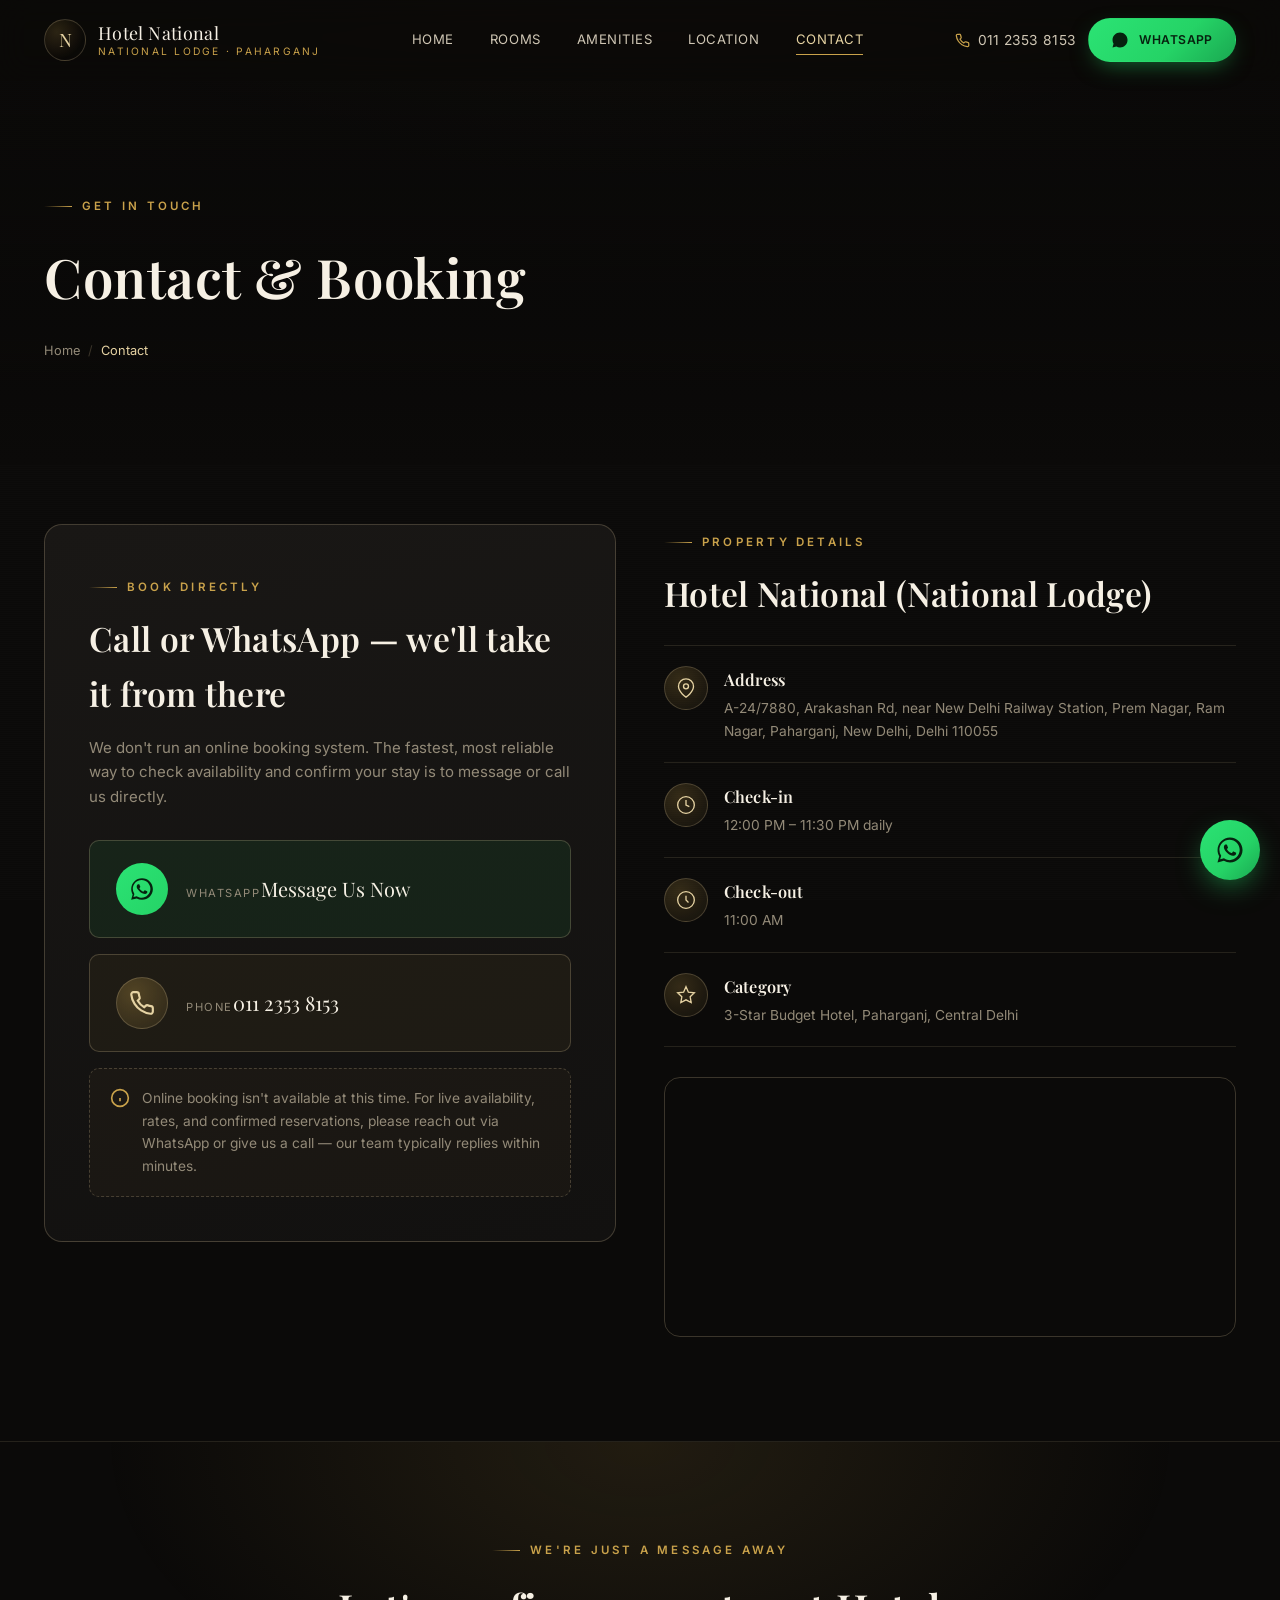
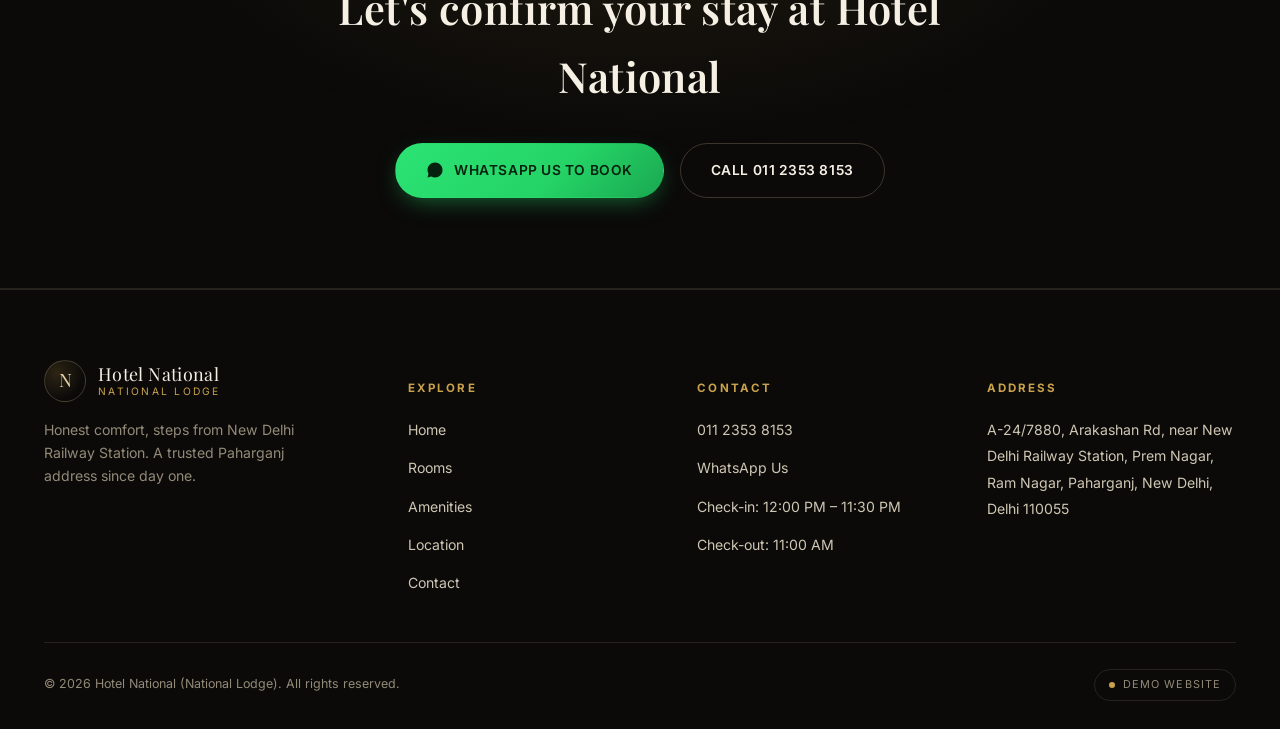
<file: contact.html>
<!DOCTYPE html>
<html lang="en">
<head>
<meta charset="UTF-8">
<meta name="viewport" content="width=device-width, initial-scale=1.0">
<title>Contact &amp; Booking — Hotel National (National Lodge), Paharganj</title>
<meta name="description" content="Book your stay at Hotel National directly via WhatsApp or phone. No online booking forms — fast, personal confirmation on 011 2353 8153.">
<link rel="icon" href="data:image/svg+xml,<svg xmlns=%22http://www.w3.org/2000/svg%22 viewBox=%220 0 100 100%22><text y=%22.9em%22 font-size=%2290%22 fill=%22%23c9a24b%22>N</text></svg>">
<link rel="preconnect" href="https://fonts.googleapis.com">
<link rel="preconnect" href="https://fonts.gstatic.com" crossorigin>
<link href="https://fonts.googleapis.com/css2?family=Playfair+Display:wght@500;600;700;800&family=Inter:wght@400;500;600;700&display=swap" rel="stylesheet">
<link rel="stylesheet" href="assets/style.css">
</head>
<body>

<header class="site">
  <div class="container nav-row">
    <a href="index.html" class="brand">
      <span class="brand-mark">N</span>
      <span class="brand-text">
        <span class="name">Hotel National</span>
        <span class="sub">National Lodge · Paharganj</span>
      </span>
    </a>
    <nav class="main-links">
      <a href="index.html">Home</a>
      <a href="rooms.html">Rooms</a>
      <a href="amenities.html">Amenities</a>
      <a href="location.html">Location</a>
      <a href="contact.html" class="active">Contact</a>
    </nav>
    <div class="header-cta">
      <a href="tel:01123538153" class="call-link">
        <svg viewBox="0 0 24 24" fill="none" stroke="currentColor" stroke-width="2"><path d="M22 16.92v3a2 2 0 0 1-2.18 2 19.79 19.79 0 0 1-8.63-3.07 19.5 19.5 0 0 1-6-6 19.79 19.79 0 0 1-3.07-8.67A2 2 0 0 1 4.11 2h3a2 2 0 0 1 2 1.72c.127.96.361 1.903.7 2.81a2 2 0 0 1-.45 2.11L8.09 9.91a16 16 0 0 0 6 6l1.27-1.27a2 2 0 0 1 2.11-.45c.907.339 1.85.573 2.81.7A2 2 0 0 1 22 16.92z"/></svg>
        011 2353 8153
      </a>
      <a href="https://wa.me/911123538153?text=Hi%2C%20I%27d%20like%20to%20book%20a%20room%20at%20Hotel%20National" target="_blank" rel="noopener" class="btn btn-whatsapp btn-sm">
        <svg viewBox="0 0 24 24" fill="currentColor"><path d="M12.04 2c-5.52 0-10 4.48-10 10 0 1.77.46 3.5 1.33 5.02L2 22l5.1-1.34A9.96 9.96 0 0 0 12.04 22c5.52 0 10-4.48 10-10s-4.48-10-10-10z"/></svg>
        WhatsApp
      </a>
    </div>
    <button class="menu-toggle" aria-label="Open menu">
      <svg viewBox="0 0 24 24" fill="none" stroke="currentColor" stroke-width="2"><line x1="3" y1="6" x2="21" y2="6"/><line x1="3" y1="12" x2="21" y2="12"/><line x1="3" y1="18" x2="21" y2="18"/></svg>
    </button>
  </div>
</header>

<div class="mobile-drawer">
  <a href="index.html">Home</a>
  <a href="rooms.html">Rooms</a>
  <a href="amenities.html">Amenities</a>
  <a href="location.html">Location</a>
  <a href="contact.html" class="active">Contact</a>
  <div class="drawer-cta">
    <a href="tel:01123538153" class="btn btn-outline btn-sm">Call Now</a>
    <a href="https://wa.me/911123538153" target="_blank" rel="noopener" class="btn btn-whatsapp btn-sm">WhatsApp</a>
  </div>
</div>

<section class="page-header">
  <div class="page-header-bg" style="background-image:url('https://images.unsplash.com/photo-1571896349842-33c89424de2d?auto=format&fit=crop&w=2000&q=80');"></div>
  <div class="container inner">
    <span class="eyebrow">Get In Touch</span>
    <h1>Contact &amp; Booking</h1>
    <p class="breadcrumb"><a href="index.html">Home</a> <span class="sep">/</span> <span class="current">Contact</span></p>
  </div>
</section>

<section class="section" style="padding-top:60px;">
  <div class="container">
    <div class="grid-2" style="align-items:start;gap:48px;">

      <!-- Big contact panel -->
      <div class="contact-panel reveal">
        <span class="eyebrow">Book Directly</span>
        <h2 style="font-size:clamp(1.6rem,2.8vw,2.1rem);margin-top:14px;">Call or WhatsApp — we'll take it from there</h2>
        <p style="margin-top:14px;color:var(--ivory-faint);font-size:0.94rem;">We don't run an online booking system. The fastest, most reliable way to check availability and confirm your stay is to message or call us directly.</p>

        <div style="margin-top:30px;">
          <a href="https://wa.me/911123538153?text=Hi%2C%20I%27d%20like%20to%20book%20a%20room%20at%20Hotel%20National" target="_blank" rel="noopener" class="big-contact-btn wa">
            <span class="ic"><svg viewBox="0 0 24 24" fill="currentColor"><path d="M12.04 2c-5.52 0-10 4.48-10 10 0 1.77.46 3.5 1.33 5.02L2 22l5.1-1.34A9.96 9.96 0 0 0 12.04 22c5.52 0 10-4.48 10-10s-4.48-10-10-10zm0 18.13c-1.6 0-3.17-.43-4.53-1.25l-.33-.2-3.03.8.81-2.95-.21-.34a8.1 8.1 0 0 1-1.25-4.32c0-4.49 3.65-8.14 8.14-8.14 4.48 0 8.13 3.65 8.13 8.14 0 4.48-3.65 8.26-8.13 8.26zm4.46-6.08c-.24-.12-1.44-.71-1.67-.79-.22-.08-.39-.12-.55.12-.16.24-.63.79-.78.96-.14.16-.29.18-.53.06-.24-.12-1.02-.38-1.95-1.21-.72-.64-1.2-1.43-1.35-1.67-.14-.24-.01-.37.11-.49.11-.11.24-.29.36-.43.12-.14.16-.24.24-.4.08-.16.04-.3-.02-.42-.06-.12-.55-1.33-.76-1.82-.2-.48-.4-.42-.55-.42-.14 0-.3-.02-.46-.02-.16 0-.42.06-.64.3-.22.24-.84.82-.84 2s.86 2.32.98 2.48c.12.16 1.7 2.6 4.12 3.64.58.25 1.03.4 1.38.51.58.18 1.11.16 1.53.1.47-.07 1.44-.59 1.64-1.16.2-.57.2-1.06.14-1.16-.06-.1-.22-.16-.46-.28z"/></svg></span>
            <span class="txt"><span class="lbl">WhatsApp</span><span class="val">Message Us Now</span></span>
          </a>

          <a href="tel:01123538153" class="big-contact-btn call">
            <span class="ic"><svg viewBox="0 0 24 24" fill="none" stroke="currentColor" stroke-width="2"><path d="M22 16.92v3a2 2 0 0 1-2.18 2 19.79 19.79 0 0 1-8.63-3.07 19.5 19.5 0 0 1-6-6 19.79 19.79 0 0 1-3.07-8.67A2 2 0 0 1 4.11 2h3a2 2 0 0 1 2 1.72c.127.96.361 1.903.7 2.81a2 2 0 0 1-.45 2.11L8.09 9.91a16 16 0 0 0 6 6l1.27-1.27a2 2 0 0 1 2.11-.45c.907.339 1.85.573 2.81.7A2 2 0 0 1 22 16.92z"/></svg></span>
            <span class="txt"><span class="lbl">Phone</span><span class="val">011 2353 8153</span></span>
          </a>
        </div>

        <div class="notice-box">
          <svg viewBox="0 0 24 24" fill="none" stroke="currentColor" stroke-width="2"><circle cx="12" cy="12" r="10"/><line x1="12" y1="16" x2="12" y2="12"/><line x1="12" y1="8" x2="12.01" y2="8"/></svg>
          <span>Online booking isn't available at this time. For live availability, rates, and confirmed reservations, please reach out via WhatsApp or give us a call — our team typically replies within minutes.</span>
        </div>
      </div>

      <!-- Details -->
      <div class="reveal">
        <span class="eyebrow">Property Details</span>
        <h2 style="font-size:clamp(1.6rem,2.8vw,2.1rem);margin-top:14px;">Hotel National (National Lodge)</h2>

        <div class="amenity-item" style="border-top:1px solid var(--line);margin-top:24px;">
          <div class="icon-wrap"><svg viewBox="0 0 24 24" fill="none" stroke="currentColor" stroke-width="1.6"><path d="M21 10c0 7-9 13-9 13s-9-6-9-13a9 9 0 0 1 18 0z"/><circle cx="12" cy="10" r="3"/></svg></div>
          <div><h4>Address</h4><p>A-24/7880, Arakashan Rd, near New Delhi Railway Station, Prem Nagar, Ram Nagar, Paharganj, New Delhi, Delhi 110055</p></div>
        </div>
        <div class="amenity-item">
          <div class="icon-wrap"><svg viewBox="0 0 24 24" fill="none" stroke="currentColor" stroke-width="1.6"><circle cx="12" cy="12" r="10"/><polyline points="12 6 12 12 16 14"/></svg></div>
          <div><h4>Check-in</h4><p>12:00 PM – 11:30 PM daily</p></div>
        </div>
        <div class="amenity-item">
          <div class="icon-wrap"><svg viewBox="0 0 24 24" fill="none" stroke="currentColor" stroke-width="1.6"><circle cx="12" cy="12" r="10"/><polyline points="12 7 12 12 15 15"/></svg></div>
          <div><h4>Check-out</h4><p>11:00 AM</p></div>
        </div>
        <div class="amenity-item">
          <div class="icon-wrap"><svg viewBox="0 0 24 24" fill="none" stroke="currentColor" stroke-width="1.6"><path d="M12 2l2.9 6.6L22 9.3l-5 4.9 1.2 6.9L12 17.8l-6.2 3.3L7 14.2 2 9.3l7.1-.7L12 2z"/></svg></div>
          <div><h4>Category</h4><p>3-Star Budget Hotel, Paharganj, Central Delhi</p></div>
        </div>

        <div style="margin-top:30px;">
          <iframe src="https://www.google.com/maps/embed?pb=!1m18!1m12!1m3!1d3501.450456009774!2d77.2153366!3d28.6462281!2m3!1f0!2f0!3f0!3m2!1i1024!2i768!4f13.1!3m3!1m2!1s0x390cfd40218bf257%3A0xc3d412a26f48b80a!2sHotel%20National!5e0!3m2!1sen!2sin!4v1792040537645!5m2!1sen!2sin" width="100%" height="260" style="border:0;border-radius:16px;border:1px solid var(--line-strong);" allowfullscreen="" loading="lazy" referrerpolicy="strict-origin-when-cross-origin"></iframe>
        </div>
      </div>

    </div>
  </div>
</section>

<section class="cta-band">
  <div class="container reveal">
    <span class="eyebrow" style="justify-content:center;">We're Just a Message Away</span>
    <h2 style="margin-top:14px;">Let's confirm your stay at Hotel National</h2>
    <div class="actions">
      <a href="https://wa.me/911123538153?text=Hi%2C%20I%27d%20like%20to%20book%20a%20room%20at%20Hotel%20National" target="_blank" rel="noopener" class="btn btn-whatsapp">
        <svg viewBox="0 0 24 24" fill="currentColor"><path d="M12.04 2c-5.52 0-10 4.48-10 10 0 1.77.46 3.5 1.33 5.02L2 22l5.1-1.34A9.96 9.96 0 0 0 12.04 22c5.52 0 10-4.48 10-10s-4.48-10-10-10z"/></svg>
        WhatsApp Us to Book
      </a>
      <a href="tel:01123538153" class="btn btn-outline">Call 011 2353 8153</a>
    </div>
  </div>
</section>

<footer class="site">
  <div class="container">
    <div class="footer-grid">
      <div class="footer-brand">
        <div class="brand">
          <span class="brand-mark">N</span>
          <span class="brand-text">
            <span class="name">Hotel National</span>
            <span class="sub">National Lodge</span>
          </span>
        </div>
        <p>Honest comfort, steps from New Delhi Railway Station. A trusted Paharganj address since day one.</p>
      </div>
      <div class="footer-col">
        <h5>Explore</h5>
        <ul>
          <li><a href="index.html">Home</a></li>
          <li><a href="rooms.html">Rooms</a></li>
          <li><a href="amenities.html">Amenities</a></li>
          <li><a href="location.html">Location</a></li>
          <li><a href="contact.html">Contact</a></li>
        </ul>
      </div>
      <div class="footer-col">
        <h5>Contact</h5>
        <ul>
          <li><a href="tel:01123538153">011 2353 8153</a></li>
          <li><a href="https://wa.me/911123538153" target="_blank" rel="noopener">WhatsApp Us</a></li>
          <li><span>Check-in: 12:00 PM – 11:30 PM</span></li>
          <li><span>Check-out: 11:00 AM</span></li>
        </ul>
      </div>
      <div class="footer-col">
        <h5>Address</h5>
        <ul>
          <li><span>A-24/7880, Arakashan Rd, near New Delhi Railway Station, Prem Nagar, Ram Nagar, Paharganj, New Delhi, Delhi 110055</span></li>
        </ul>
      </div>
    </div>
    <div class="footer-bottom">
      <span class="copy">&copy; <span class="cur-year">2026</span> Hotel National (National Lodge). All rights reserved.</span>
      <span class="demo-badge">Demo Website</span>
    </div>
  </div>
</footer>

<a href="https://wa.me/911123538153?text=Hi%2C%20I%27d%20like%20to%20book%20a%20room%20at%20Hotel%20National" target="_blank" rel="noopener" class="wa-fab" aria-label="Chat on WhatsApp">
  <svg viewBox="0 0 24 24" fill="currentColor"><path d="M12.04 2c-5.52 0-10 4.48-10 10 0 1.77.46 3.5 1.33 5.02L2 22l5.1-1.34A9.96 9.96 0 0 0 12.04 22c5.52 0 10-4.48 10-10s-4.48-10-10-10zm0 18.13c-1.6 0-3.17-.43-4.53-1.25l-.33-.2-3.03.8.81-2.95-.21-.34a8.1 8.1 0 0 1-1.25-4.32c0-4.49 3.65-8.14 8.14-8.14 4.48 0 8.13 3.65 8.13 8.14 0 4.48-3.65 8.26-8.13 8.26zm4.46-6.08c-.24-.12-1.44-.71-1.67-.79-.22-.08-.39-.12-.55.12-.16.24-.63.79-.78.96-.14.16-.29.18-.53.06-.24-.12-1.02-.38-1.95-1.21-.72-.64-1.2-1.43-1.35-1.67-.14-.24-.01-.37.11-.49.11-.11.24-.29.36-.43.12-.14.16-.24.24-.4.08-.16.04-.3-.02-.42-.06-.12-.55-1.33-.76-1.82-.2-.48-.4-.42-.55-.42-.14 0-.3-.02-.46-.02-.16 0-.42.06-.64.3-.22.24-.84.82-.84 2s.86 2.32.98 2.48c.12.16 1.7 2.6 4.12 3.64.58.25 1.03.4 1.38.51.58.18 1.11.16 1.53.1.47-.07 1.44-.59 1.64-1.16.2-.57.2-1.06.14-1.16-.06-.1-.22-.16-.46-.28z"/></svg>
</a>

<script src="assets/script.js"></script>
</body>
</html>
</file>
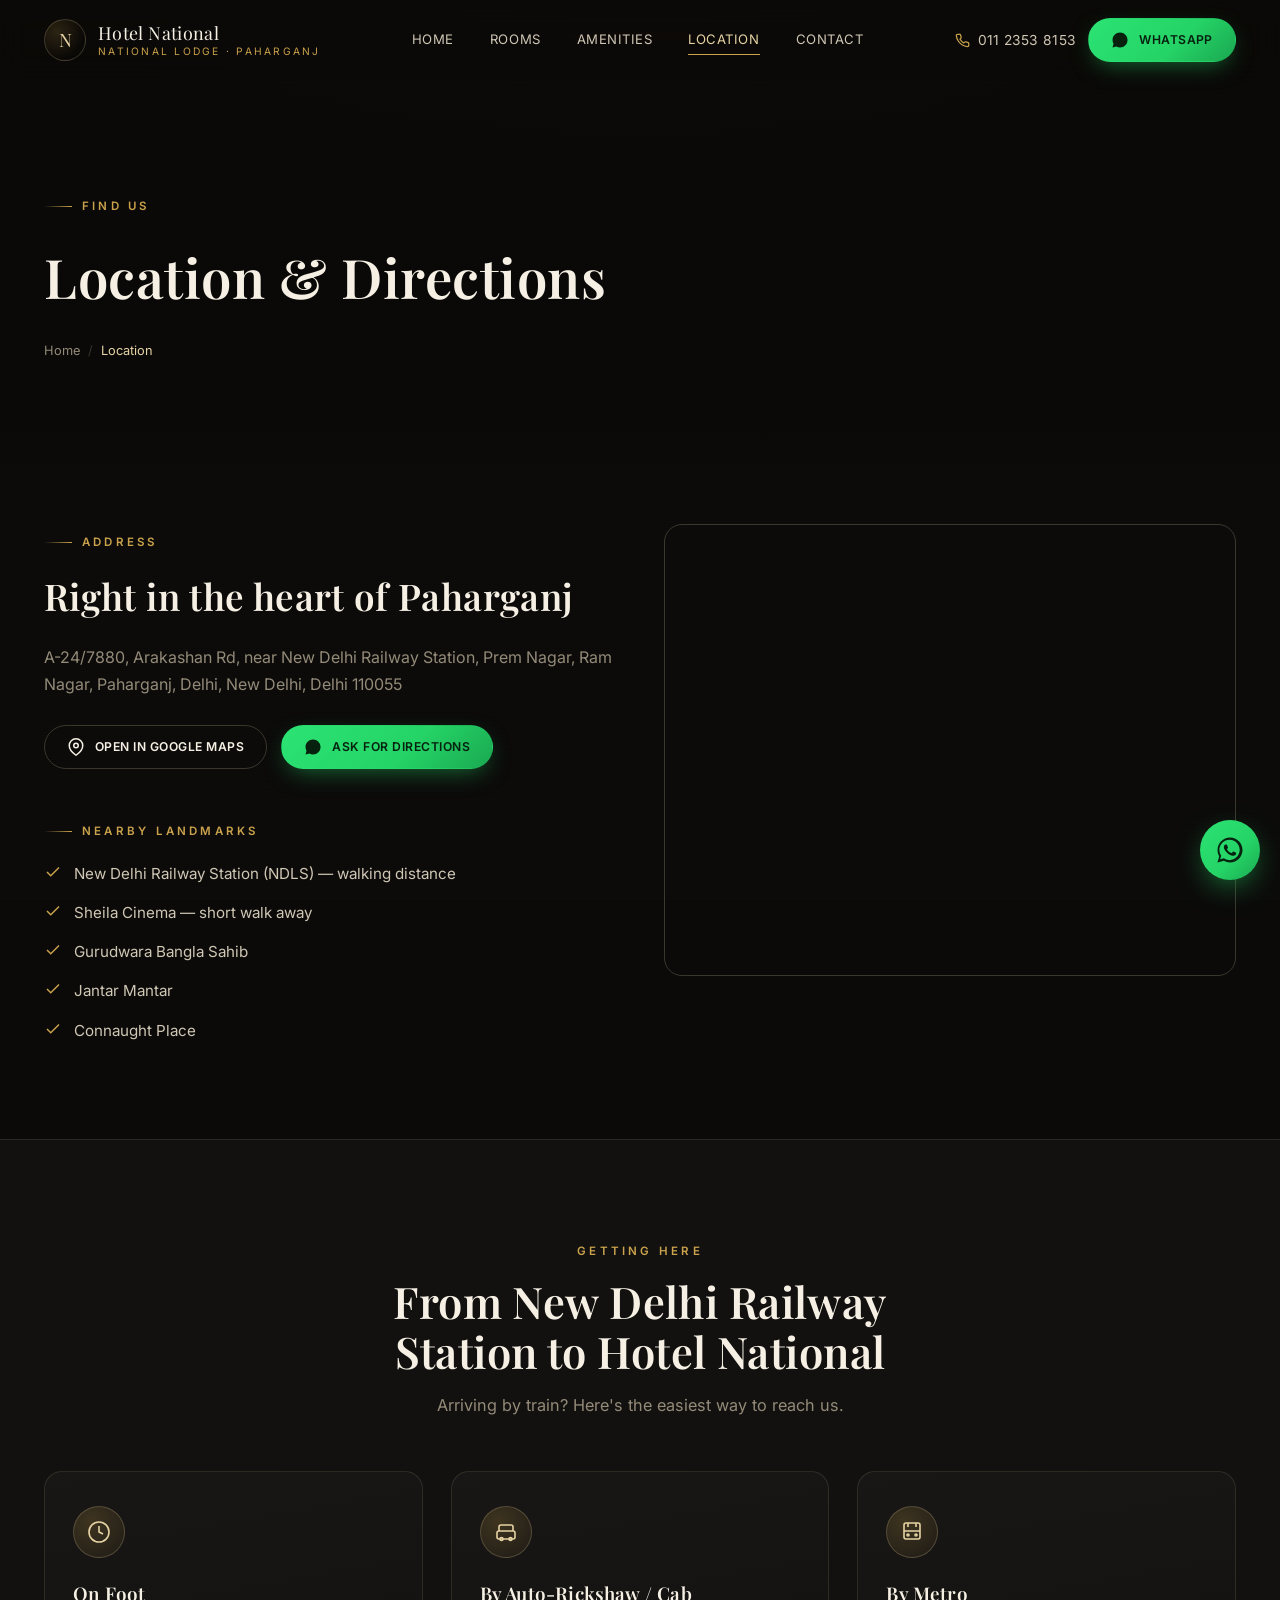
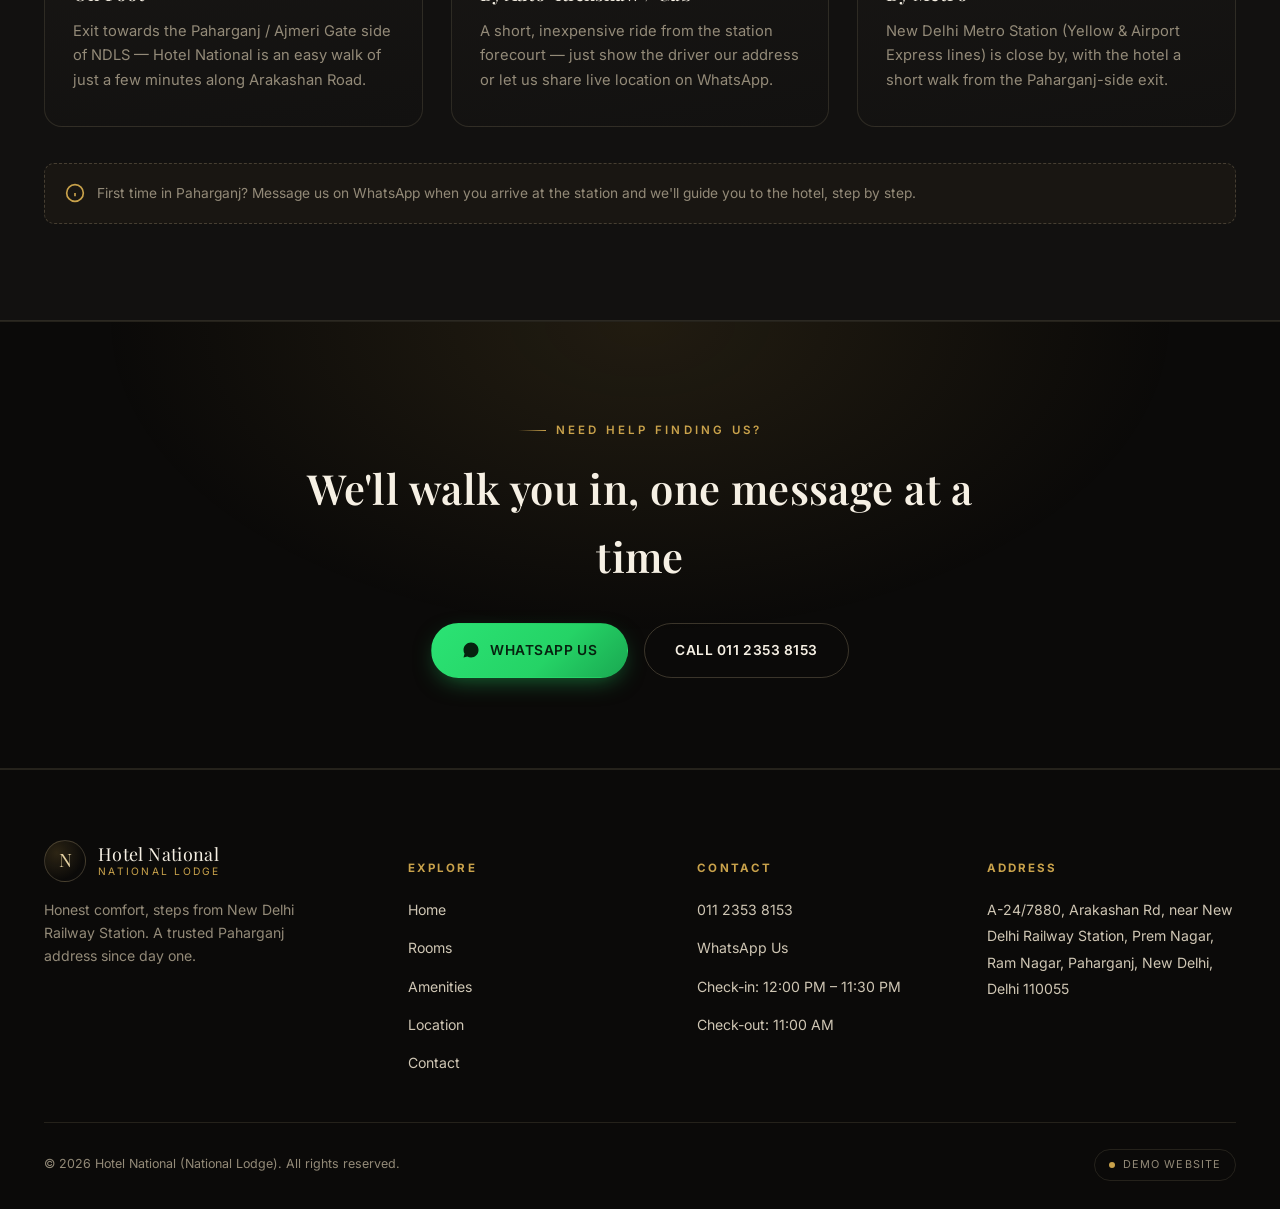
<file: location.html>
<!DOCTYPE html>
<html lang="en">
<head>
<meta charset="UTF-8">
<meta name="viewport" content="width=device-width, initial-scale=1.0">
<title>Location &amp; Directions — Hotel National (National Lodge), Paharganj</title>
<meta name="description" content="Hotel National is on Arakashan Road, Paharganj — a short walk from New Delhi Railway Station, Gurudwara Bangla Sahib, Jantar Mantar and Connaught Place.">
<link rel="icon" href="data:image/svg+xml,<svg xmlns=%22http://www.w3.org/2000/svg%22 viewBox=%220 0 100 100%22><text y=%22.9em%22 font-size=%2290%22 fill=%22%23c9a24b%22>N</text></svg>">
<link rel="preconnect" href="https://fonts.googleapis.com">
<link rel="preconnect" href="https://fonts.gstatic.com" crossorigin>
<link href="https://fonts.googleapis.com/css2?family=Playfair+Display:wght@500;600;700;800&family=Inter:wght@400;500;600;700&display=swap" rel="stylesheet">
<link rel="stylesheet" href="assets/style.css">
</head>
<body>

<header class="site">
  <div class="container nav-row">
    <a href="index.html" class="brand">
      <span class="brand-mark">N</span>
      <span class="brand-text">
        <span class="name">Hotel National</span>
        <span class="sub">National Lodge · Paharganj</span>
      </span>
    </a>
    <nav class="main-links">
      <a href="index.html">Home</a>
      <a href="rooms.html">Rooms</a>
      <a href="amenities.html">Amenities</a>
      <a href="location.html" class="active">Location</a>
      <a href="contact.html">Contact</a>
    </nav>
    <div class="header-cta">
      <a href="tel:01123538153" class="call-link">
        <svg viewBox="0 0 24 24" fill="none" stroke="currentColor" stroke-width="2"><path d="M22 16.92v3a2 2 0 0 1-2.18 2 19.79 19.79 0 0 1-8.63-3.07 19.5 19.5 0 0 1-6-6 19.79 19.79 0 0 1-3.07-8.67A2 2 0 0 1 4.11 2h3a2 2 0 0 1 2 1.72c.127.96.361 1.903.7 2.81a2 2 0 0 1-.45 2.11L8.09 9.91a16 16 0 0 0 6 6l1.27-1.27a2 2 0 0 1 2.11-.45c.907.339 1.85.573 2.81.7A2 2 0 0 1 22 16.92z"/></svg>
        011 2353 8153
      </a>
      <a href="https://wa.me/911123538153?text=Hi%2C%20I%27d%20like%20to%20book%20a%20room%20at%20Hotel%20National" target="_blank" rel="noopener" class="btn btn-whatsapp btn-sm">
        <svg viewBox="0 0 24 24" fill="currentColor"><path d="M12.04 2c-5.52 0-10 4.48-10 10 0 1.77.46 3.5 1.33 5.02L2 22l5.1-1.34A9.96 9.96 0 0 0 12.04 22c5.52 0 10-4.48 10-10s-4.48-10-10-10z"/></svg>
        WhatsApp
      </a>
    </div>
    <button class="menu-toggle" aria-label="Open menu">
      <svg viewBox="0 0 24 24" fill="none" stroke="currentColor" stroke-width="2"><line x1="3" y1="6" x2="21" y2="6"/><line x1="3" y1="12" x2="21" y2="12"/><line x1="3" y1="18" x2="21" y2="18"/></svg>
    </button>
  </div>
</header>

<div class="mobile-drawer">
  <a href="index.html">Home</a>
  <a href="rooms.html">Rooms</a>
  <a href="amenities.html">Amenities</a>
  <a href="location.html" class="active">Location</a>
  <a href="contact.html">Contact</a>
  <div class="drawer-cta">
    <a href="tel:01123538153" class="btn btn-outline btn-sm">Call Now</a>
    <a href="https://wa.me/911123538153" target="_blank" rel="noopener" class="btn btn-whatsapp btn-sm">WhatsApp</a>
  </div>
</div>

<section class="page-header">
  <div class="page-header-bg" style="background-image:url('https://images.unsplash.com/photo-1540541338287-41700207dee6?auto=format&fit=crop&w=2000&q=80');"></div>
  <div class="container inner">
    <span class="eyebrow">Find Us</span>
    <h1>Location &amp; Directions</h1>
    <p class="breadcrumb"><a href="index.html">Home</a> <span class="sep">/</span> <span class="current">Location</span></p>
  </div>
</section>

<section class="section" style="padding-top:60px;">
  <div class="container">
    <div class="grid-2" style="align-items:start;gap:48px;">
      <div class="reveal">
        <span class="eyebrow">Address</span>
        <h2 style="font-size:clamp(1.7rem,3vw,2.3rem);margin-top:14px;">Right in the heart of Paharganj</h2>
        <p style="margin-top:18px;color:var(--ivory-faint);">A-24/7880, Arakashan Rd, near New Delhi Railway Station, Prem Nagar, Ram Nagar, Paharganj, Delhi, New Delhi, Delhi 110055</p>

        <div style="margin-top:28px;display:flex;gap:14px;flex-wrap:wrap;">
          <a href="https://www.google.com/maps/search/?api=1&query=Hotel+National+Paharganj+New+Delhi" target="_blank" rel="noopener" class="btn btn-outline btn-sm">
            <svg viewBox="0 0 24 24" fill="none" stroke="currentColor" stroke-width="2"><path d="M21 10c0 7-9 13-9 13s-9-6-9-13a9 9 0 0 1 18 0z"/><circle cx="12" cy="10" r="3"/></svg>
            Open in Google Maps
          </a>
          <a href="https://wa.me/911123538153?text=Hi%2C%20could%20you%20share%20directions%20to%20Hotel%20National%3F" target="_blank" rel="noopener" class="btn btn-whatsapp btn-sm">
            <svg viewBox="0 0 24 24" fill="currentColor"><path d="M12.04 2c-5.52 0-10 4.48-10 10 0 1.77.46 3.5 1.33 5.02L2 22l5.1-1.34A9.96 9.96 0 0 0 12.04 22c5.52 0 10-4.48 10-10s-4.48-10-10-10z"/></svg>
            Ask for Directions
          </a>
        </div>

        <div style="margin-top:44px;">
          <span class="eyebrow">Nearby Landmarks</span>
          <ul class="check-list" style="margin-top:20px;">
            <li><svg viewBox="0 0 24 24" fill="none" stroke="currentColor" stroke-width="2"><polyline points="20 6 9 17 4 12"/></svg> New Delhi Railway Station (NDLS) — walking distance</li>
            <li><svg viewBox="0 0 24 24" fill="none" stroke="currentColor" stroke-width="2"><polyline points="20 6 9 17 4 12"/></svg> Sheila Cinema — short walk away</li>
            <li><svg viewBox="0 0 24 24" fill="none" stroke="currentColor" stroke-width="2"><polyline points="20 6 9 17 4 12"/></svg> Gurudwara Bangla Sahib</li>
            <li><svg viewBox="0 0 24 24" fill="none" stroke="currentColor" stroke-width="2"><polyline points="20 6 9 17 4 12"/></svg> Jantar Mantar</li>
            <li><svg viewBox="0 0 24 24" fill="none" stroke="currentColor" stroke-width="2"><polyline points="20 6 9 17 4 12"/></svg> Connaught Place</li>
          </ul>
        </div>
      </div>

      <div class="reveal map-frame">
        <iframe src="https://www.google.com/maps/embed?pb=!1m18!1m12!1m3!1d3501.450456009774!2d77.2153366!3d28.6462281!2m3!1f0!2f0!3f0!3m2!1i1024!2i768!4f13.1!3m3!1m2!1s0x390cfd40218bf257%3A0xc3d412a26f48b80a!2sHotel%20National!5e0!3m2!1sen!2sin!4v1792040537645!5m2!1sen!2sin" width="100%" height="450" style="border:0;display:block;" allowfullscreen="" loading="lazy" referrerpolicy="strict-origin-when-cross-origin"></iframe>
      </div>
    </div>
  </div>
</section>

<!-- How to reach -->
<section class="section" style="background:var(--charcoal-900);border-top:1px solid var(--line);border-bottom:1px solid var(--line);">
  <div class="container">
    <div class="section-head center reveal">
      <span class="eyebrow" style="justify-content:center;">Getting Here</span>
      <h2>From New Delhi Railway Station to Hotel National</h2>
      <p>Arriving by train? Here's the easiest way to reach us.</p>
    </div>
    <div class="grid-3">
      <div class="card reveal">
        <div class="icon-wrap"><svg viewBox="0 0 24 24" fill="none" stroke="currentColor" stroke-width="1.6"><circle cx="12" cy="12" r="10"/><path d="M12 6v6l4 2"/></svg></div>
        <h3>On Foot</h3>
        <p>Exit towards the Paharganj / Ajmeri Gate side of NDLS — Hotel National is an easy walk of just a few minutes along Arakashan Road.</p>
      </div>
      <div class="card reveal">
        <div class="icon-wrap"><svg viewBox="0 0 24 24" fill="none" stroke="currentColor" stroke-width="1.6"><rect x="3" y="11" width="18" height="8" rx="2"/><circle cx="7.5" cy="19" r="1.5"/><circle cx="16.5" cy="19" r="1.5"/><path d="M5 11V7a2 2 0 0 1 2-2h10a2 2 0 0 1 2 2v4"/></svg></div>
        <h3>By Auto-Rickshaw / Cab</h3>
        <p>A short, inexpensive ride from the station forecourt — just show the driver our address or let us share live location on WhatsApp.</p>
      </div>
      <div class="card reveal">
        <div class="icon-wrap"><svg viewBox="0 0 24 24" fill="none" stroke="currentColor" stroke-width="1.6"><rect x="4" y="3" width="16" height="16" rx="2"/><path d="M4 11h16M8 3v4M16 3v4"/><circle cx="8" cy="15" r="1"/><circle cx="16" cy="15" r="1"/></svg></div>
        <h3>By Metro</h3>
        <p>New Delhi Metro Station (Yellow &amp; Airport Express lines) is close by, with the hotel a short walk from the Paharganj-side exit.</p>
      </div>
    </div>
    <div class="notice-box reveal" style="margin-top:36px;">
      <svg viewBox="0 0 24 24" fill="none" stroke="currentColor" stroke-width="2"><circle cx="12" cy="12" r="10"/><line x1="12" y1="16" x2="12" y2="12"/><line x1="12" y1="8" x2="12.01" y2="8"/></svg>
      <span>First time in Paharganj? Message us on WhatsApp when you arrive at the station and we'll guide you to the hotel, step by step.</span>
    </div>
  </div>
</section>

<section class="cta-band">
  <div class="container reveal">
    <span class="eyebrow" style="justify-content:center;">Need Help Finding Us?</span>
    <h2 style="margin-top:14px;">We'll walk you in, one message at a time</h2>
    <div class="actions">
      <a href="https://wa.me/911123538153?text=Hi%2C%20I%27ve%20just%20arrived%20at%20NDLS%20%E2%80%94%20could%20you%20guide%20me%20to%20Hotel%20National%3F" target="_blank" rel="noopener" class="btn btn-whatsapp">
        <svg viewBox="0 0 24 24" fill="currentColor"><path d="M12.04 2c-5.52 0-10 4.48-10 10 0 1.77.46 3.5 1.33 5.02L2 22l5.1-1.34A9.96 9.96 0 0 0 12.04 22c5.52 0 10-4.48 10-10s-4.48-10-10-10z"/></svg>
        WhatsApp Us
      </a>
      <a href="tel:01123538153" class="btn btn-outline">Call 011 2353 8153</a>
    </div>
  </div>
</section>

<footer class="site">
  <div class="container">
    <div class="footer-grid">
      <div class="footer-brand">
        <div class="brand">
          <span class="brand-mark">N</span>
          <span class="brand-text">
            <span class="name">Hotel National</span>
            <span class="sub">National Lodge</span>
          </span>
        </div>
        <p>Honest comfort, steps from New Delhi Railway Station. A trusted Paharganj address since day one.</p>
      </div>
      <div class="footer-col">
        <h5>Explore</h5>
        <ul>
          <li><a href="index.html">Home</a></li>
          <li><a href="rooms.html">Rooms</a></li>
          <li><a href="amenities.html">Amenities</a></li>
          <li><a href="location.html">Location</a></li>
          <li><a href="contact.html">Contact</a></li>
        </ul>
      </div>
      <div class="footer-col">
        <h5>Contact</h5>
        <ul>
          <li><a href="tel:01123538153">011 2353 8153</a></li>
          <li><a href="https://wa.me/911123538153" target="_blank" rel="noopener">WhatsApp Us</a></li>
          <li><span>Check-in: 12:00 PM – 11:30 PM</span></li>
          <li><span>Check-out: 11:00 AM</span></li>
        </ul>
      </div>
      <div class="footer-col">
        <h5>Address</h5>
        <ul>
          <li><span>A-24/7880, Arakashan Rd, near New Delhi Railway Station, Prem Nagar, Ram Nagar, Paharganj, New Delhi, Delhi 110055</span></li>
        </ul>
      </div>
    </div>
    <div class="footer-bottom">
      <span class="copy">&copy; <span class="cur-year">2026</span> Hotel National (National Lodge). All rights reserved.</span>
      <span class="demo-badge">Demo Website</span>
    </div>
  </div>
</footer>

<a href="https://wa.me/911123538153?text=Hi%2C%20I%27d%20like%20to%20book%20a%20room%20at%20Hotel%20National" target="_blank" rel="noopener" class="wa-fab" aria-label="Chat on WhatsApp">
  <svg viewBox="0 0 24 24" fill="currentColor"><path d="M12.04 2c-5.52 0-10 4.48-10 10 0 1.77.46 3.5 1.33 5.02L2 22l5.1-1.34A9.96 9.96 0 0 0 12.04 22c5.52 0 10-4.48 10-10s-4.48-10-10-10zm0 18.13c-1.6 0-3.17-.43-4.53-1.25l-.33-.2-3.03.8.81-2.95-.21-.34a8.1 8.1 0 0 1-1.25-4.32c0-4.49 3.65-8.14 8.14-8.14 4.48 0 8.13 3.65 8.13 8.14 0 4.48-3.65 8.26-8.13 8.26zm4.46-6.08c-.24-.12-1.44-.71-1.67-.79-.22-.08-.39-.12-.55.12-.16.24-.63.79-.78.96-.14.16-.29.18-.53.06-.24-.12-1.02-.38-1.95-1.21-.72-.64-1.2-1.43-1.35-1.67-.14-.24-.01-.37.11-.49.11-.11.24-.29.36-.43.12-.14.16-.24.24-.4.08-.16.04-.3-.02-.42-.06-.12-.55-1.33-.76-1.82-.2-.48-.4-.42-.55-.42-.14 0-.3-.02-.46-.02-.16 0-.42.06-.64.3-.22.24-.84.82-.84 2s.86 2.32.98 2.48c.12.16 1.7 2.6 4.12 3.64.58.25 1.03.4 1.38.51.58.18 1.11.16 1.53.1.47-.07 1.44-.59 1.64-1.16.2-.57.2-1.06.14-1.16-.06-.1-.22-.16-.46-.28z"/></svg>
</a>

<script src="assets/script.js"></script>
</body>
</html>
</file>
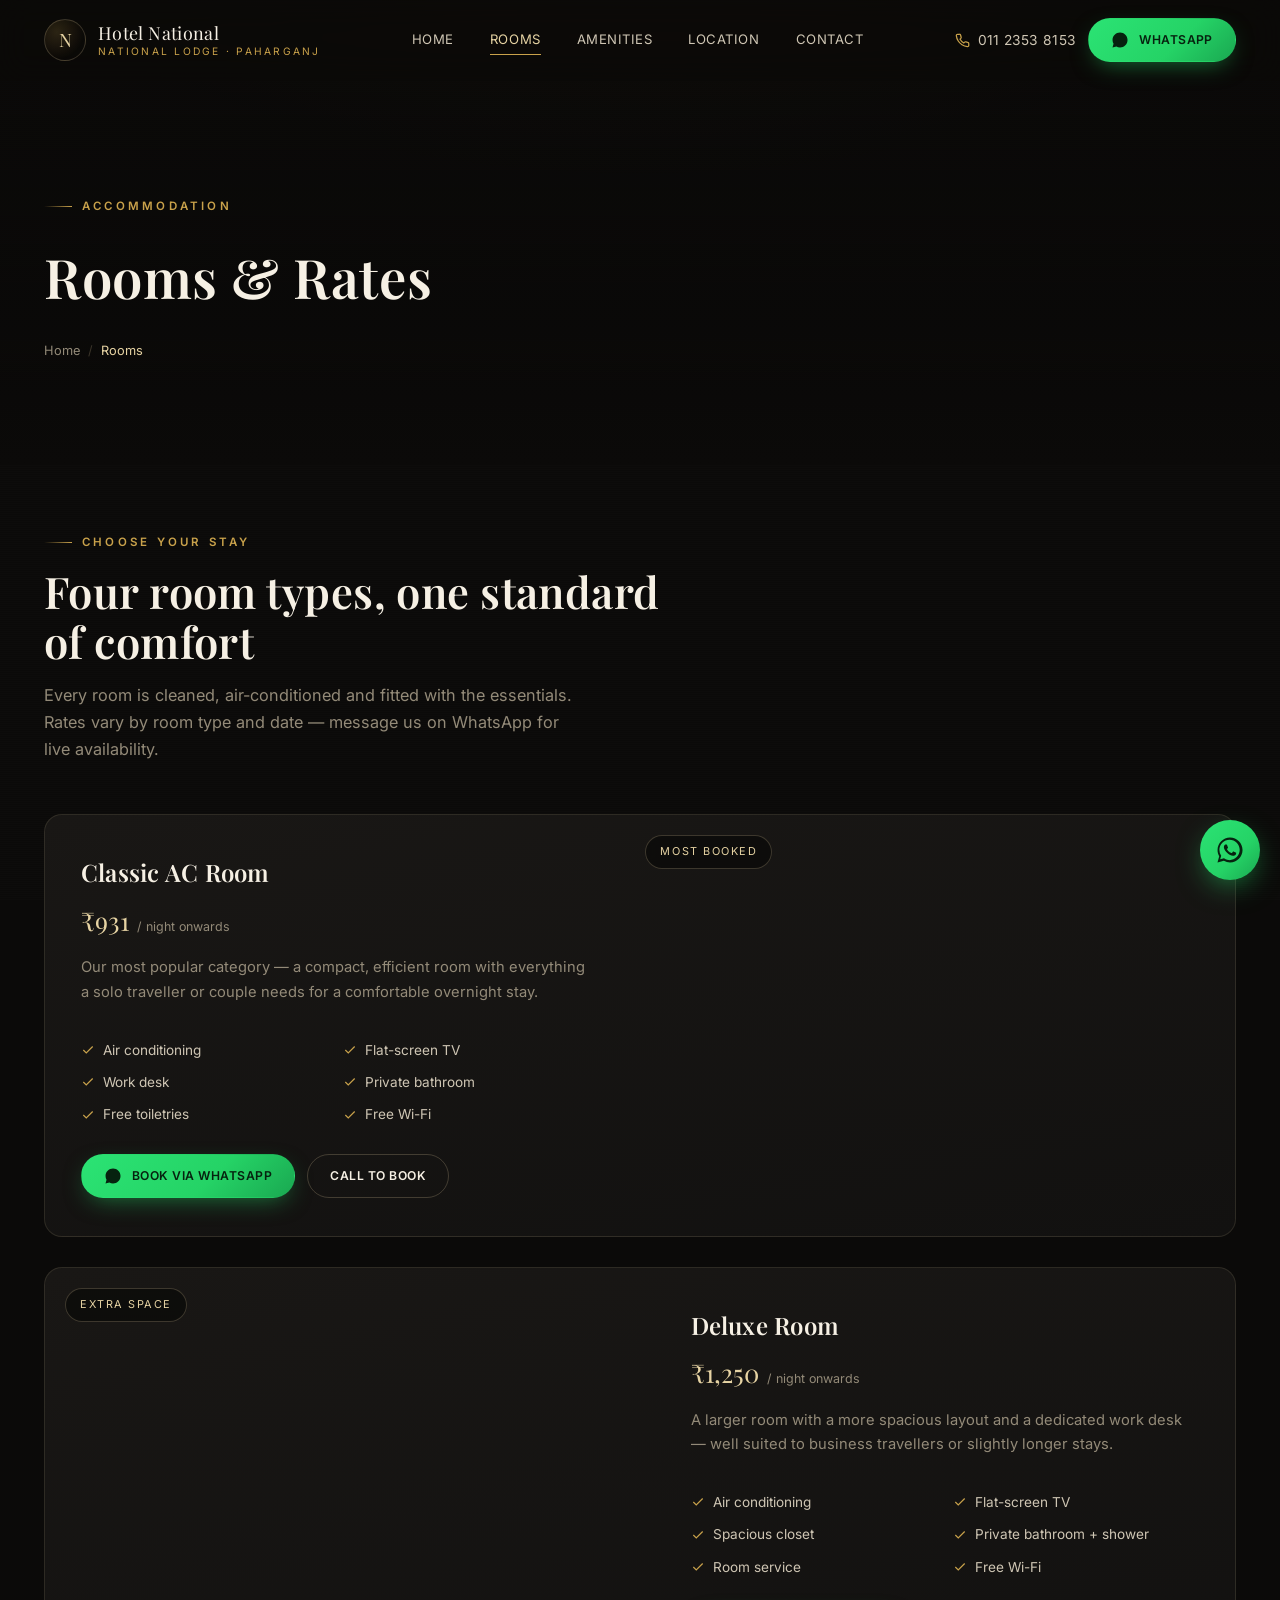
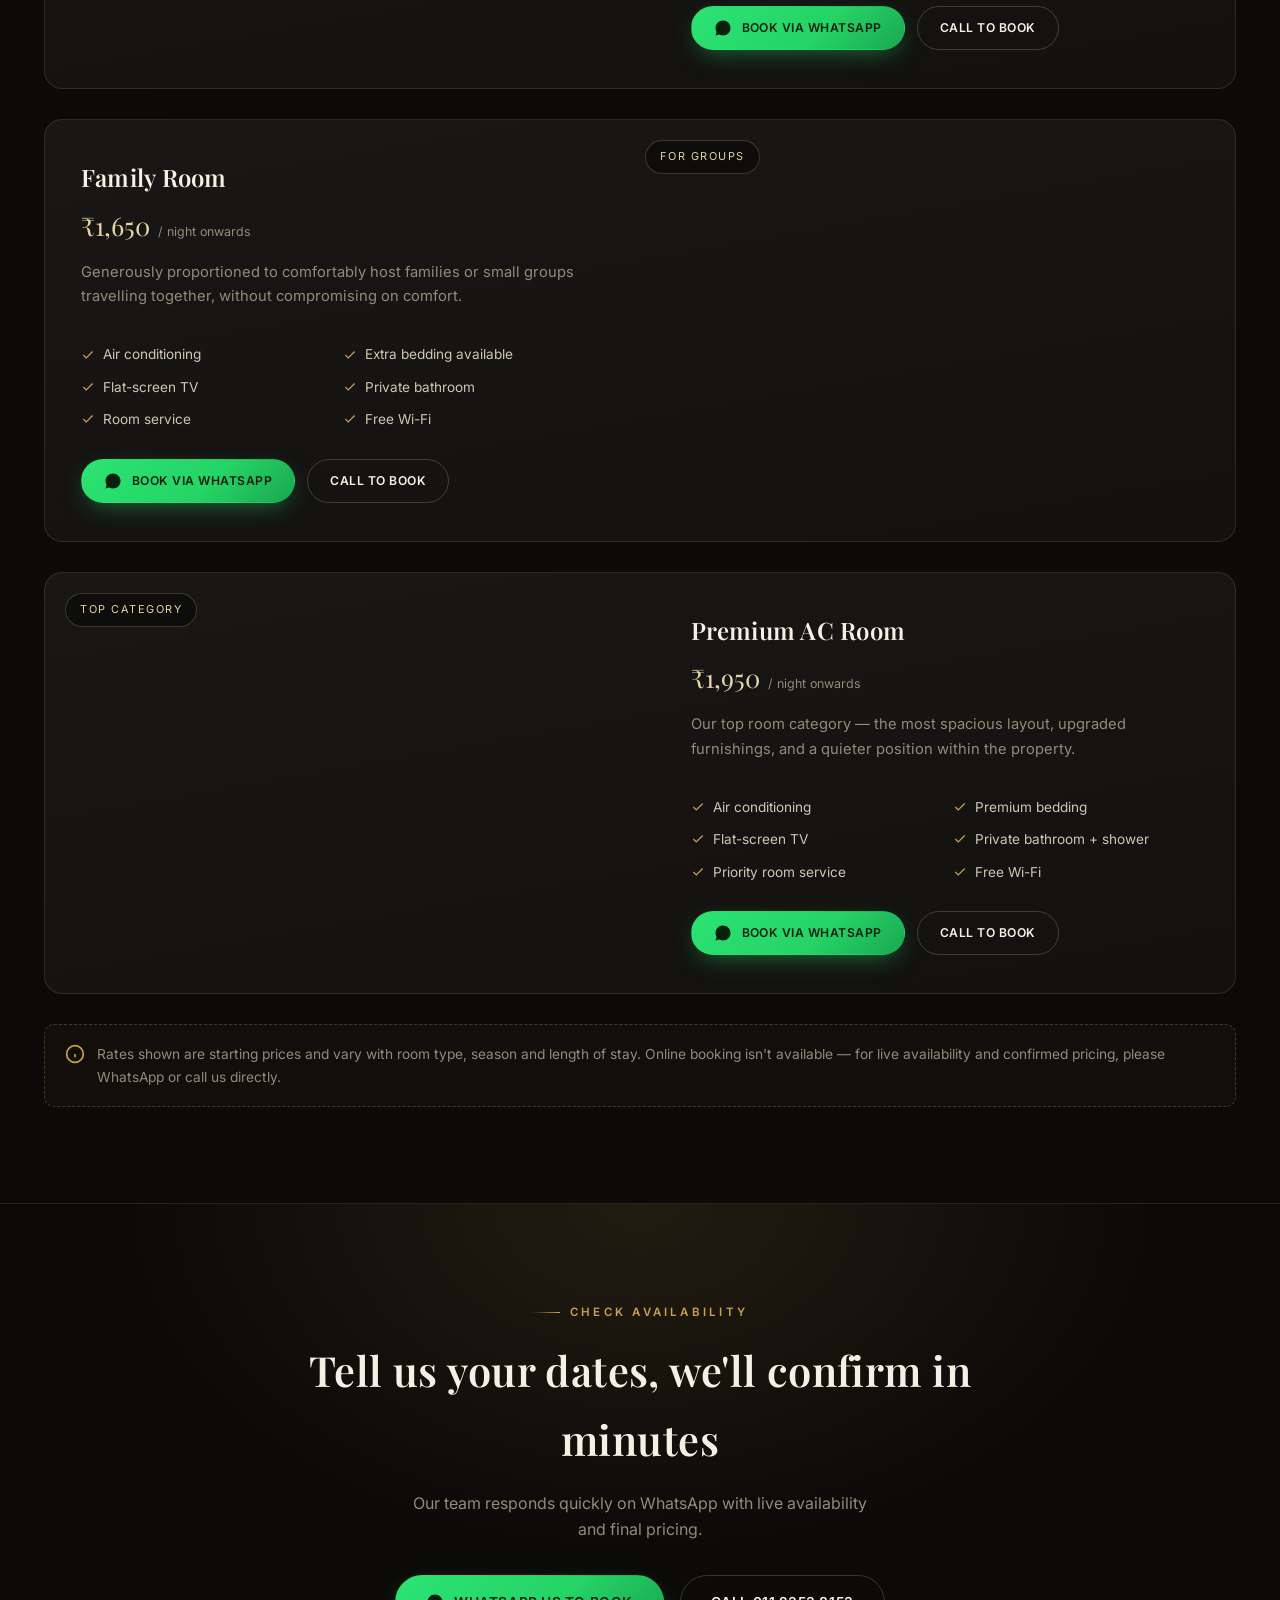
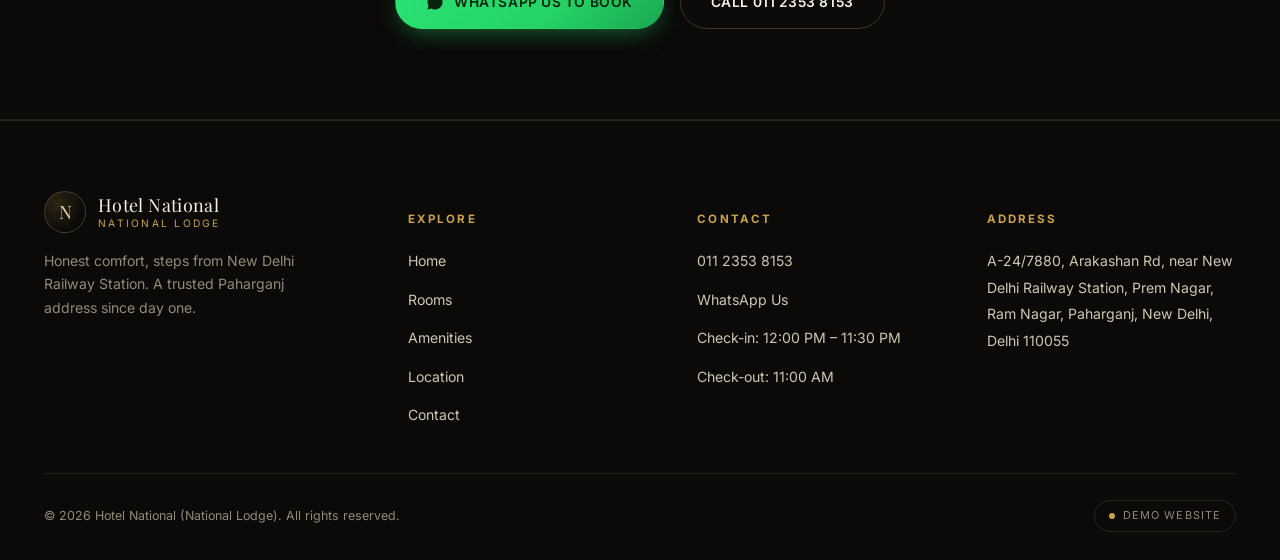
<file: rooms.html>
<!DOCTYPE html>
<html lang="en">
<head>
<meta charset="UTF-8">
<meta name="viewport" content="width=device-width, initial-scale=1.0">
<title>Rooms &amp; Rates — Hotel National (National Lodge), Paharganj</title>
<meta name="description" content="Explore Classic, Deluxe, Family and Premium AC rooms at Hotel National, Paharganj. Starting at ₹931/night. Book directly via WhatsApp or phone.">
<link rel="icon" href="data:image/svg+xml,<svg xmlns=%22http://www.w3.org/2000/svg%22 viewBox=%220 0 100 100%22><text y=%22.9em%22 font-size=%2290%22 fill=%22%23c9a24b%22>N</text></svg>">
<link rel="preconnect" href="https://fonts.googleapis.com">
<link rel="preconnect" href="https://fonts.gstatic.com" crossorigin>
<link href="https://fonts.googleapis.com/css2?family=Playfair+Display:wght@500;600;700;800&family=Inter:wght@400;500;600;700&display=swap" rel="stylesheet">
<link rel="stylesheet" href="assets/style.css">
</head>
<body>

<header class="site">
  <div class="container nav-row">
    <a href="index.html" class="brand">
      <span class="brand-mark">N</span>
      <span class="brand-text">
        <span class="name">Hotel National</span>
        <span class="sub">National Lodge · Paharganj</span>
      </span>
    </a>
    <nav class="main-links">
      <a href="index.html">Home</a>
      <a href="rooms.html" class="active">Rooms</a>
      <a href="amenities.html">Amenities</a>
      <a href="location.html">Location</a>
      <a href="contact.html">Contact</a>
    </nav>
    <div class="header-cta">
      <a href="tel:01123538153" class="call-link">
        <svg viewBox="0 0 24 24" fill="none" stroke="currentColor" stroke-width="2"><path d="M22 16.92v3a2 2 0 0 1-2.18 2 19.79 19.79 0 0 1-8.63-3.07 19.5 19.5 0 0 1-6-6 19.79 19.79 0 0 1-3.07-8.67A2 2 0 0 1 4.11 2h3a2 2 0 0 1 2 1.72c.127.96.361 1.903.7 2.81a2 2 0 0 1-.45 2.11L8.09 9.91a16 16 0 0 0 6 6l1.27-1.27a2 2 0 0 1 2.11-.45c.907.339 1.85.573 2.81.7A2 2 0 0 1 22 16.92z"/></svg>
        011 2353 8153
      </a>
      <a href="https://wa.me/911123538153?text=Hi%2C%20I%27d%20like%20to%20book%20a%20room%20at%20Hotel%20National" target="_blank" rel="noopener" class="btn btn-whatsapp btn-sm">
        <svg viewBox="0 0 24 24" fill="currentColor"><path d="M12.04 2c-5.52 0-10 4.48-10 10 0 1.77.46 3.5 1.33 5.02L2 22l5.1-1.34A9.96 9.96 0 0 0 12.04 22c5.52 0 10-4.48 10-10s-4.48-10-10-10z"/></svg>
        WhatsApp
      </a>
    </div>
    <button class="menu-toggle" aria-label="Open menu">
      <svg viewBox="0 0 24 24" fill="none" stroke="currentColor" stroke-width="2"><line x1="3" y1="6" x2="21" y2="6"/><line x1="3" y1="12" x2="21" y2="12"/><line x1="3" y1="18" x2="21" y2="18"/></svg>
    </button>
  </div>
</header>

<div class="mobile-drawer">
  <a href="index.html">Home</a>
  <a href="rooms.html" class="active">Rooms</a>
  <a href="amenities.html">Amenities</a>
  <a href="location.html">Location</a>
  <a href="contact.html">Contact</a>
  <div class="drawer-cta">
    <a href="tel:01123538153" class="btn btn-outline btn-sm">Call Now</a>
    <a href="https://wa.me/911123538153" target="_blank" rel="noopener" class="btn btn-whatsapp btn-sm">WhatsApp</a>
  </div>
</div>

<section class="page-header">
  <div class="page-header-bg" style="background-image:url('https://images.unsplash.com/photo-1631049307264-da0ec9d70304?auto=format&fit=crop&w=2000&q=80');"></div>
  <div class="container inner">
    <span class="eyebrow">Accommodation</span>
    <h1>Rooms &amp; Rates</h1>
    <p class="breadcrumb"><a href="index.html">Home</a> <span class="sep">/</span> <span class="current">Rooms</span></p>
  </div>
</section>

<section class="section" style="padding-top:60px;">
  <div class="container">
    <div class="section-head reveal">
      <span class="eyebrow">Choose Your Stay</span>
      <h2>Four room types, one standard of comfort</h2>
      <p>Every room is cleaned, air-conditioned and fitted with the essentials. Rates vary by room type and date — message us on WhatsApp for live availability.</p>
    </div>

    <!-- Classic AC Room -->
    <div class="room-card reveal">
      <div class="room-media" style="background-image:url('https://images.unsplash.com/photo-1611892440504-42a792e24d32?auto=format&fit=crop&w=1000&q=80');">
        <span class="tag">Most Booked</span>
      </div>
      <div class="room-body">
        <h3>Classic AC Room</h3>
        <div class="room-price"><span class="amt">₹931</span><span class="per">/ night onwards</span></div>
        <p class="room-desc">Our most popular category — a compact, efficient room with everything a solo traveller or couple needs for a comfortable overnight stay.</p>
        <ul class="room-features">
          <li><svg viewBox="0 0 24 24" fill="none" stroke="currentColor" stroke-width="2"><polyline points="20 6 9 17 4 12"/></svg>Air conditioning</li>
          <li><svg viewBox="0 0 24 24" fill="none" stroke="currentColor" stroke-width="2"><polyline points="20 6 9 17 4 12"/></svg>Flat-screen TV</li>
          <li><svg viewBox="0 0 24 24" fill="none" stroke="currentColor" stroke-width="2"><polyline points="20 6 9 17 4 12"/></svg>Work desk</li>
          <li><svg viewBox="0 0 24 24" fill="none" stroke="currentColor" stroke-width="2"><polyline points="20 6 9 17 4 12"/></svg>Private bathroom</li>
          <li><svg viewBox="0 0 24 24" fill="none" stroke="currentColor" stroke-width="2"><polyline points="20 6 9 17 4 12"/></svg>Free toiletries</li>
          <li><svg viewBox="0 0 24 24" fill="none" stroke="currentColor" stroke-width="2"><polyline points="20 6 9 17 4 12"/></svg>Free Wi-Fi</li>
        </ul>
        <div class="room-actions">
          <a href="https://wa.me/911123538153?text=Hi%2C%20I%27d%20like%20to%20book%20a%20Classic%20AC%20Room%20at%20Hotel%20National" target="_blank" rel="noopener" class="btn btn-whatsapp btn-sm">
            <svg viewBox="0 0 24 24" fill="currentColor"><path d="M12.04 2c-5.52 0-10 4.48-10 10 0 1.77.46 3.5 1.33 5.02L2 22l5.1-1.34A9.96 9.96 0 0 0 12.04 22c5.52 0 10-4.48 10-10s-4.48-10-10-10z"/></svg>
            Book via WhatsApp
          </a>
          <a href="tel:01123538153" class="btn btn-outline btn-sm">Call to Book</a>
        </div>
      </div>
    </div>

    <!-- Deluxe Room -->
    <div class="room-card reveal">
      <div class="room-media" style="background-image:url('https://images.unsplash.com/photo-1582719478250-c89cae4dc85b?auto=format&fit=crop&w=1000&q=80');">
        <span class="tag">Extra Space</span>
      </div>
      <div class="room-body">
        <h3>Deluxe Room</h3>
        <div class="room-price"><span class="amt">₹1,250</span><span class="per">/ night onwards</span></div>
        <p class="room-desc">A larger room with a more spacious layout and a dedicated work desk — well suited to business travellers or slightly longer stays.</p>
        <ul class="room-features">
          <li><svg viewBox="0 0 24 24" fill="none" stroke="currentColor" stroke-width="2"><polyline points="20 6 9 17 4 12"/></svg>Air conditioning</li>
          <li><svg viewBox="0 0 24 24" fill="none" stroke="currentColor" stroke-width="2"><polyline points="20 6 9 17 4 12"/></svg>Flat-screen TV</li>
          <li><svg viewBox="0 0 24 24" fill="none" stroke="currentColor" stroke-width="2"><polyline points="20 6 9 17 4 12"/></svg>Spacious closet</li>
          <li><svg viewBox="0 0 24 24" fill="none" stroke="currentColor" stroke-width="2"><polyline points="20 6 9 17 4 12"/></svg>Private bathroom + shower</li>
          <li><svg viewBox="0 0 24 24" fill="none" stroke="currentColor" stroke-width="2"><polyline points="20 6 9 17 4 12"/></svg>Room service</li>
          <li><svg viewBox="0 0 24 24" fill="none" stroke="currentColor" stroke-width="2"><polyline points="20 6 9 17 4 12"/></svg>Free Wi-Fi</li>
        </ul>
        <div class="room-actions">
          <a href="https://wa.me/911123538153?text=Hi%2C%20I%27d%20like%20to%20book%20a%20Deluxe%20Room%20at%20Hotel%20National" target="_blank" rel="noopener" class="btn btn-whatsapp btn-sm">
            <svg viewBox="0 0 24 24" fill="currentColor"><path d="M12.04 2c-5.52 0-10 4.48-10 10 0 1.77.46 3.5 1.33 5.02L2 22l5.1-1.34A9.96 9.96 0 0 0 12.04 22c5.52 0 10-4.48 10-10s-4.48-10-10-10z"/></svg>
            Book via WhatsApp
          </a>
          <a href="tel:01123538153" class="btn btn-outline btn-sm">Call to Book</a>
        </div>
      </div>
    </div>

    <!-- Family Room -->
    <div class="room-card reveal">
      <div class="room-media" style="background-image:url('https://images.unsplash.com/photo-1578683010236-d716f9a3f461?auto=format&fit=crop&w=1000&q=80');">
        <span class="tag">For Groups</span>
      </div>
      <div class="room-body">
        <h3>Family Room</h3>
        <div class="room-price"><span class="amt">₹1,650</span><span class="per">/ night onwards</span></div>
        <p class="room-desc">Generously proportioned to comfortably host families or small groups travelling together, without compromising on comfort.</p>
        <ul class="room-features">
          <li><svg viewBox="0 0 24 24" fill="none" stroke="currentColor" stroke-width="2"><polyline points="20 6 9 17 4 12"/></svg>Air conditioning</li>
          <li><svg viewBox="0 0 24 24" fill="none" stroke="currentColor" stroke-width="2"><polyline points="20 6 9 17 4 12"/></svg>Extra bedding available</li>
          <li><svg viewBox="0 0 24 24" fill="none" stroke="currentColor" stroke-width="2"><polyline points="20 6 9 17 4 12"/></svg>Flat-screen TV</li>
          <li><svg viewBox="0 0 24 24" fill="none" stroke="currentColor" stroke-width="2"><polyline points="20 6 9 17 4 12"/></svg>Private bathroom</li>
          <li><svg viewBox="0 0 24 24" fill="none" stroke="currentColor" stroke-width="2"><polyline points="20 6 9 17 4 12"/></svg>Room service</li>
          <li><svg viewBox="0 0 24 24" fill="none" stroke="currentColor" stroke-width="2"><polyline points="20 6 9 17 4 12"/></svg>Free Wi-Fi</li>
        </ul>
        <div class="room-actions">
          <a href="https://wa.me/911123538153?text=Hi%2C%20I%27d%20like%20to%20book%20a%20Family%20Room%20at%20Hotel%20National" target="_blank" rel="noopener" class="btn btn-whatsapp btn-sm">
            <svg viewBox="0 0 24 24" fill="currentColor"><path d="M12.04 2c-5.52 0-10 4.48-10 10 0 1.77.46 3.5 1.33 5.02L2 22l5.1-1.34A9.96 9.96 0 0 0 12.04 22c5.52 0 10-4.48 10-10s-4.48-10-10-10z"/></svg>
            Book via WhatsApp
          </a>
          <a href="tel:01123538153" class="btn btn-outline btn-sm">Call to Book</a>
        </div>
      </div>
    </div>

    <!-- Premium AC Room -->
    <div class="room-card reveal">
      <div class="room-media" style="background-image:url('https://images.unsplash.com/photo-1587985064135-0366536eab42?auto=format&fit=crop&w=1000&q=80');">
        <span class="tag">Top Category</span>
      </div>
      <div class="room-body">
        <h3>Premium AC Room</h3>
        <div class="room-price"><span class="amt">₹1,950</span><span class="per">/ night onwards</span></div>
        <p class="room-desc">Our top room category — the most spacious layout, upgraded furnishings, and a quieter position within the property.</p>
        <ul class="room-features">
          <li><svg viewBox="0 0 24 24" fill="none" stroke="currentColor" stroke-width="2"><polyline points="20 6 9 17 4 12"/></svg>Air conditioning</li>
          <li><svg viewBox="0 0 24 24" fill="none" stroke="currentColor" stroke-width="2"><polyline points="20 6 9 17 4 12"/></svg>Premium bedding</li>
          <li><svg viewBox="0 0 24 24" fill="none" stroke="currentColor" stroke-width="2"><polyline points="20 6 9 17 4 12"/></svg>Flat-screen TV</li>
          <li><svg viewBox="0 0 24 24" fill="none" stroke="currentColor" stroke-width="2"><polyline points="20 6 9 17 4 12"/></svg>Private bathroom + shower</li>
          <li><svg viewBox="0 0 24 24" fill="none" stroke="currentColor" stroke-width="2"><polyline points="20 6 9 17 4 12"/></svg>Priority room service</li>
          <li><svg viewBox="0 0 24 24" fill="none" stroke="currentColor" stroke-width="2"><polyline points="20 6 9 17 4 12"/></svg>Free Wi-Fi</li>
        </ul>
        <div class="room-actions">
          <a href="https://wa.me/911123538153?text=Hi%2C%20I%27d%20like%20to%20book%20a%20Premium%20AC%20Room%20at%20Hotel%20National" target="_blank" rel="noopener" class="btn btn-whatsapp btn-sm">
            <svg viewBox="0 0 24 24" fill="currentColor"><path d="M12.04 2c-5.52 0-10 4.48-10 10 0 1.77.46 3.5 1.33 5.02L2 22l5.1-1.34A9.96 9.96 0 0 0 12.04 22c5.52 0 10-4.48 10-10s-4.48-10-10-10z"/></svg>
            Book via WhatsApp
          </a>
          <a href="tel:01123538153" class="btn btn-outline btn-sm">Call to Book</a>
        </div>
      </div>
    </div>

    <div class="notice-box reveal" style="margin-top:10px;">
      <svg viewBox="0 0 24 24" fill="none" stroke="currentColor" stroke-width="2"><circle cx="12" cy="12" r="10"/><line x1="12" y1="16" x2="12" y2="12"/><line x1="12" y1="8" x2="12.01" y2="8"/></svg>
      <span>Rates shown are starting prices and vary with room type, season and length of stay. Online booking isn't available — for live availability and confirmed pricing, please WhatsApp or call us directly.</span>
    </div>
  </div>
</section>

<section class="cta-band">
  <div class="container reveal">
    <span class="eyebrow" style="justify-content:center;">Check Availability</span>
    <h2 style="margin-top:14px;">Tell us your dates, we'll confirm in minutes</h2>
    <p>Our team responds quickly on WhatsApp with live availability and final pricing.</p>
    <div class="actions">
      <a href="https://wa.me/911123538153?text=Hi%2C%20I%27d%20like%20to%20check%20room%20availability%20at%20Hotel%20National" target="_blank" rel="noopener" class="btn btn-whatsapp">
        <svg viewBox="0 0 24 24" fill="currentColor"><path d="M12.04 2c-5.52 0-10 4.48-10 10 0 1.77.46 3.5 1.33 5.02L2 22l5.1-1.34A9.96 9.96 0 0 0 12.04 22c5.52 0 10-4.48 10-10s-4.48-10-10-10z"/></svg>
        WhatsApp Us to Book
      </a>
      <a href="tel:01123538153" class="btn btn-outline">Call 011 2353 8153</a>
    </div>
  </div>
</section>

<footer class="site">
  <div class="container">
    <div class="footer-grid">
      <div class="footer-brand">
        <div class="brand">
          <span class="brand-mark">N</span>
          <span class="brand-text">
            <span class="name">Hotel National</span>
            <span class="sub">National Lodge</span>
          </span>
        </div>
        <p>Honest comfort, steps from New Delhi Railway Station. A trusted Paharganj address since day one.</p>
      </div>
      <div class="footer-col">
        <h5>Explore</h5>
        <ul>
          <li><a href="index.html">Home</a></li>
          <li><a href="rooms.html">Rooms</a></li>
          <li><a href="amenities.html">Amenities</a></li>
          <li><a href="location.html">Location</a></li>
          <li><a href="contact.html">Contact</a></li>
        </ul>
      </div>
      <div class="footer-col">
        <h5>Contact</h5>
        <ul>
          <li><a href="tel:01123538153">011 2353 8153</a></li>
          <li><a href="https://wa.me/911123538153" target="_blank" rel="noopener">WhatsApp Us</a></li>
          <li><span>Check-in: 12:00 PM – 11:30 PM</span></li>
          <li><span>Check-out: 11:00 AM</span></li>
        </ul>
      </div>
      <div class="footer-col">
        <h5>Address</h5>
        <ul>
          <li><span>A-24/7880, Arakashan Rd, near New Delhi Railway Station, Prem Nagar, Ram Nagar, Paharganj, New Delhi, Delhi 110055</span></li>
        </ul>
      </div>
    </div>
    <div class="footer-bottom">
      <span class="copy">&copy; <span class="cur-year">2026</span> Hotel National (National Lodge). All rights reserved.</span>
      <span class="demo-badge">Demo Website</span>
    </div>
  </div>
</footer>

<a href="https://wa.me/911123538153?text=Hi%2C%20I%27d%20like%20to%20book%20a%20room%20at%20Hotel%20National" target="_blank" rel="noopener" class="wa-fab" aria-label="Chat on WhatsApp">
  <svg viewBox="0 0 24 24" fill="currentColor"><path d="M12.04 2c-5.52 0-10 4.48-10 10 0 1.77.46 3.5 1.33 5.02L2 22l5.1-1.34A9.96 9.96 0 0 0 12.04 22c5.52 0 10-4.48 10-10s-4.48-10-10-10zm0 18.13c-1.6 0-3.17-.43-4.53-1.25l-.33-.2-3.03.8.81-2.95-.21-.34a8.1 8.1 0 0 1-1.25-4.32c0-4.49 3.65-8.14 8.14-8.14 4.48 0 8.13 3.65 8.13 8.14 0 4.48-3.65 8.26-8.13 8.26zm4.46-6.08c-.24-.12-1.44-.71-1.67-.79-.22-.08-.39-.12-.55.12-.16.24-.63.79-.78.96-.14.16-.29.18-.53.06-.24-.12-1.02-.38-1.95-1.21-.72-.64-1.2-1.43-1.35-1.67-.14-.24-.01-.37.11-.49.11-.11.24-.29.36-.43.12-.14.16-.24.24-.4.08-.16.04-.3-.02-.42-.06-.12-.55-1.33-.76-1.82-.2-.48-.4-.42-.55-.42-.14 0-.3-.02-.46-.02-.16 0-.42.06-.64.3-.22.24-.84.82-.84 2s.86 2.32.98 2.48c.12.16 1.7 2.6 4.12 3.64.58.25 1.03.4 1.38.51.58.18 1.11.16 1.53.1.47-.07 1.44-.59 1.64-1.16.2-.57.2-1.06.14-1.16-.06-.1-.22-.16-.46-.28z"/></svg>
</a>

<script src="assets/script.js"></script>
</body>
</html>
</file>
<file: assets/style.css>
/* ===========================================================
   HOTEL NATIONAL — Shared Stylesheet
   Premium dark luxury hotel aesthetic
   =========================================================== */

:root {
  --charcoal-950: #0b0a09;
  --charcoal-900: #121110;
  --charcoal-850: #191715;
  --charcoal-800: #211e1b;
  --charcoal-700: #2b2724;
  --charcoal-600: #3a352f;
  --line: rgba(230, 211, 163, 0.12);
  --line-strong: rgba(230, 211, 163, 0.22);

  --ivory: #f6f0e4;
  --ivory-dim: #cfc6b4;
  --ivory-faint: #938a78;

  --gold: #c9a24b;
  --gold-light: #e6d3a3;
  --gold-deep: #a07f35;
  --bronze: #8a6a3b;

  --wa-green: #25d366;
  --wa-green-deep: #1aa851;

  --radius-sm: 4px;
  --radius-md: 10px;
  --radius-lg: 18px;

  --ease: cubic-bezier(0.22, 1, 0.36, 1);
  --container: 1240px;
}

* { box-sizing: border-box; }

html {
  scroll-behavior: smooth;
}

body {
  margin: 0;
  background: var(--charcoal-950);
  color: var(--ivory-dim);
  font-family: 'Inter', -apple-system, BlinkMacSystemFont, 'Segoe UI', sans-serif;
  font-size: 16px;
  line-height: 1.65;
  -webkit-font-smoothing: antialiased;
  overflow-x: hidden;
}

body::before {
  content: "";
  position: fixed;
  inset: 0;
  pointer-events: none;
  z-index: 0;
  background-image:
    radial-gradient(ellipse 80% 50% at 50% -10%, rgba(201, 162, 75, 0.08), transparent 60%),
    repeating-linear-gradient(0deg, rgba(255,255,255,0.012) 0px, rgba(255,255,255,0.012) 1px, transparent 1px, transparent 2px);
}

h1, h2, h3, h4, .serif {
  font-family: 'Playfair Display', Georgia, serif;
  color: var(--ivory);
  font-weight: 600;
  letter-spacing: 0.01em;
  margin: 0;
}

a { color: inherit; text-decoration: none; }
img { max-width: 100%; display: block; }
button { font-family: inherit; cursor: pointer; }

.container {
  max-width: var(--container);
  margin: 0 auto;
  padding: 0 24px;
  position: relative;
  z-index: 1;
}

.eyebrow {
  display: inline-flex;
  align-items: center;
  gap: 10px;
  font-size: 0.72rem;
  letter-spacing: 0.28em;
  text-transform: uppercase;
  color: var(--gold);
  font-weight: 600;
}
.eyebrow::before {
  content: "";
  width: 28px;
  height: 1px;
  background: linear-gradient(90deg, transparent, var(--gold));
}

.section {
  padding: 96px 0;
  position: relative;
  z-index: 1;
}
@media (max-width: 720px) {
  .section { padding: 64px 0; }
}

.section-head {
  max-width: 640px;
  margin-bottom: 52px;
}
.section-head h2 {
  font-size: clamp(1.9rem, 3.4vw, 2.75rem);
  margin-top: 14px;
  line-height: 1.15;
}
.section-head p {
  margin-top: 16px;
  color: var(--ivory-faint);
  font-size: 1.02rem;
  max-width: 540px;
}
.section-head.center {
  margin-left: auto;
  margin-right: auto;
  text-align: center;
}
.section-head.center p { margin-left: auto; margin-right: auto; }
.section-head.center .eyebrow::before { display: none; }

/* ---------- Buttons ---------- */
.btn {
  display: inline-flex;
  align-items: center;
  justify-content: center;
  gap: 10px;
  padding: 15px 30px;
  border-radius: 999px;
  font-size: 0.86rem;
  font-weight: 600;
  letter-spacing: 0.04em;
  text-transform: uppercase;
  border: 1px solid transparent;
  transition: transform 0.35s var(--ease), box-shadow 0.35s var(--ease), background 0.3s var(--ease), border-color 0.3s var(--ease), color 0.3s var(--ease);
  white-space: nowrap;
}
.btn svg { width: 18px; height: 18px; flex-shrink: 0; }

.btn-gold {
  background: linear-gradient(135deg, var(--gold-light), var(--gold) 55%, var(--gold-deep));
  color: #1a1308;
  box-shadow: 0 8px 24px -8px rgba(201, 162, 75, 0.55);
}
.btn-gold:hover {
  transform: translateY(-2px);
  box-shadow: 0 14px 32px -8px rgba(201, 162, 75, 0.7);
}

.btn-whatsapp {
  background: linear-gradient(135deg, #2be374, var(--wa-green) 60%, var(--wa-green-deep));
  color: #06220f;
  box-shadow: 0 8px 24px -8px rgba(37, 211, 102, 0.55);
}
.btn-whatsapp:hover {
  transform: translateY(-2px);
  box-shadow: 0 14px 32px -8px rgba(37, 211, 102, 0.7);
}

.btn-outline {
  background: transparent;
  color: var(--ivory);
  border-color: var(--line-strong);
}
.btn-outline:hover {
  border-color: var(--gold);
  color: var(--gold-light);
  background: rgba(201, 162, 75, 0.06);
}

.btn-sm { padding: 11px 22px; font-size: 0.76rem; }
.btn-block { width: 100%; }

/* ---------- Header ---------- */
header.site {
  position: fixed;
  top: 0; left: 0; right: 0;
  z-index: 100;
  padding: 18px 0;
  background: rgba(11, 10, 9, 0.55);
  backdrop-filter: blur(16px) saturate(140%);
  -webkit-backdrop-filter: blur(16px) saturate(140%);
  border-bottom: 1px solid transparent;
  transition: background 0.4s var(--ease), border-color 0.4s var(--ease), padding 0.4s var(--ease);
}
header.site.scrolled {
  padding: 12px 0;
  background: rgba(11, 10, 9, 0.88);
  border-bottom-color: var(--line);
}
.nav-row {
  display: flex;
  align-items: center;
  justify-content: space-between;
  gap: 24px;
}
.brand {
  display: flex;
  align-items: center;
  gap: 12px;
}
.brand-mark {
  width: 42px; height: 42px;
  border-radius: 50%;
  border: 1px solid var(--line-strong);
  display: flex; align-items: center; justify-content: center;
  font-family: 'Playfair Display', serif;
  color: var(--gold-light);
  font-size: 1.15rem;
  flex-shrink: 0;
  background: radial-gradient(circle at 30% 30%, rgba(201,162,75,0.18), transparent 70%);
}
.brand-text { line-height: 1.1; }
.brand-text .name {
  font-family: 'Playfair Display', serif;
  font-size: 1.12rem;
  color: var(--ivory);
  letter-spacing: 0.02em;
  display: block;
}
.brand-text .sub {
  font-size: 0.64rem;
  letter-spacing: 0.22em;
  text-transform: uppercase;
  color: var(--gold);
  display: block;
  margin-top: 3px;
}

nav.main-links {
  display: flex;
  align-items: center;
  gap: 36px;
}
nav.main-links a {
  font-size: 0.82rem;
  letter-spacing: 0.04em;
  text-transform: uppercase;
  color: var(--ivory-dim);
  position: relative;
  padding: 4px 0;
  transition: color 0.3s var(--ease);
}
nav.main-links a::after {
  content: "";
  position: absolute;
  left: 0; bottom: 0;
  width: 0%; height: 1px;
  background: var(--gold);
  transition: width 0.35s var(--ease);
}
nav.main-links a:hover { color: var(--ivory); }
nav.main-links a:hover::after { width: 100%; }
nav.main-links a.active { color: var(--gold-light); }
nav.main-links a.active::after { width: 100%; }

.header-cta {
  display: flex;
  align-items: center;
  gap: 12px;
}
.header-cta .call-link {
  display: none;
}
@media (min-width: 860px) {
  .header-cta .call-link {
    display: inline-flex;
    align-items: center;
    gap: 8px;
    font-size: 0.86rem;
    color: var(--ivory-dim);
    letter-spacing: 0.02em;
  }
  .header-cta .call-link:hover { color: var(--gold-light); }
  .header-cta .call-link svg { width: 15px; height: 15px; color: var(--gold); }
}

.menu-toggle {
  display: none;
  width: 42px; height: 42px;
  border-radius: 50%;
  border: 1px solid var(--line-strong);
  background: transparent;
  align-items: center;
  justify-content: center;
  color: var(--ivory);
}
@media (max-width: 900px) {
  nav.main-links { display: none; }
  .menu-toggle { display: flex; }
}

/* Mobile drawer */
.mobile-drawer {
  position: fixed;
  inset: 0;
  z-index: 99;
  background: rgba(10, 9, 8, 0.98);
  display: flex;
  flex-direction: column;
  align-items: center;
  justify-content: center;
  gap: 30px;
  opacity: 0;
  pointer-events: none;
  transition: opacity 0.35s var(--ease);
}
.mobile-drawer.open { opacity: 1; pointer-events: auto; }
.mobile-drawer a {
  font-family: 'Playfair Display', serif;
  font-size: 1.7rem;
  color: var(--ivory);
}
.mobile-drawer a.active { color: var(--gold-light); }
.mobile-drawer .drawer-cta {
  display: flex; gap: 14px; margin-top: 10px;
}

/* ---------- Hero ---------- */
.hero {
  position: relative;
  min-height: 100svh;
  display: flex;
  align-items: flex-end;
  padding-bottom: 110px;
  padding-top: 140px;
  overflow: hidden;
}
.hero-bg {
  position: absolute;
  inset: 0;
  background-size: cover;
  background-position: center;
  transform: scale(1.08);
}
.hero-bg::after {
  content: "";
  position: absolute;
  inset: 0;
  background:
    linear-gradient(180deg, rgba(10,9,8,0.55) 0%, rgba(10,9,8,0.35) 35%, rgba(10,9,8,0.92) 92%, #0b0a09 100%),
    linear-gradient(90deg, rgba(10,9,8,0.75) 0%, rgba(10,9,8,0.1) 55%);
}
.hero-content { position: relative; z-index: 2; }
.hero-content .eyebrow { color: var(--gold-light); }
.hero-content h1 {
  font-size: clamp(2.5rem, 6vw, 4.6rem);
  line-height: 1.06;
  margin-top: 20px;
  max-width: 760px;
  text-wrap: balance;
}
.hero-content h1 em {
  font-style: italic;
  color: var(--gold-light);
}
.hero-content .lead {
  margin-top: 22px;
  font-size: 1.1rem;
  color: var(--ivory-dim);
  max-width: 520px;
}
.hero-actions {
  margin-top: 38px;
  display: flex;
  flex-wrap: wrap;
  gap: 16px;
}
.hero-meta {
  margin-top: 56px;
  display: flex;
  flex-wrap: wrap;
  gap: 40px;
}
.hero-meta .stat .num {
  font-family: 'Playfair Display', serif;
  font-size: 1.7rem;
  color: var(--gold-light);
}
.hero-meta .stat .lbl {
  font-size: 0.72rem;
  letter-spacing: 0.14em;
  text-transform: uppercase;
  color: var(--ivory-faint);
  margin-top: 4px;
}
.scroll-cue {
  position: absolute;
  bottom: 34px; left: 50%;
  transform: translateX(-50%);
  z-index: 2;
  display: flex;
  flex-direction: column;
  align-items: center;
  gap: 8px;
  color: var(--ivory-faint);
  font-size: 0.68rem;
  letter-spacing: 0.2em;
  text-transform: uppercase;
}
.scroll-cue .line {
  width: 1px; height: 36px;
  background: linear-gradient(180deg, var(--gold), transparent);
  animation: scrollline 2s infinite var(--ease);
}
@keyframes scrollline {
  0% { transform: scaleY(0); transform-origin: top; }
  50% { transform: scaleY(1); transform-origin: top; }
  51% { transform-origin: bottom; }
  100% { transform: scaleY(0); transform-origin: bottom; }
}

/* ---------- Page header (inner pages) ---------- */
.page-header {
  position: relative;
  padding: 188px 0 90px;
  overflow: hidden;
}
.page-header-bg {
  position: absolute; inset: 0;
  background-size: cover;
  background-position: center;
}
.page-header-bg::after {
  content: "";
  position: absolute; inset: 0;
  background: linear-gradient(180deg, rgba(10,9,8,0.65), rgba(10,9,8,0.88) 70%, #0b0a09 100%);
}
.page-header .inner { position: relative; z-index: 1; }
.page-header h1 {
  font-size: clamp(2.1rem, 4.4vw, 3.4rem);
  margin-top: 16px;
}
.breadcrumb {
  margin-top: 18px;
  font-size: 0.8rem;
  color: var(--ivory-faint);
  display: flex;
  gap: 8px;
  align-items: center;
}
.breadcrumb a { color: var(--ivory-faint); transition: color 0.3s; }
.breadcrumb a:hover { color: var(--gold-light); }
.breadcrumb .sep { color: var(--line-strong); }
.breadcrumb .current { color: var(--gold-light); }

/* ---------- Cards / Grids ---------- */
.grid-3 { display: grid; grid-template-columns: repeat(3, 1fr); gap: 28px; }
.grid-4 { display: grid; grid-template-columns: repeat(4, 1fr); gap: 24px; }
.grid-2 { display: grid; grid-template-columns: repeat(2, 1fr); gap: 28px; }
@media (max-width: 980px) {
  .grid-3, .grid-4 { grid-template-columns: repeat(2, 1fr); }
}
@media (max-width: 620px) {
  .grid-3, .grid-4, .grid-2 { grid-template-columns: 1fr; }
}

.card {
  background: linear-gradient(170deg, var(--charcoal-850), var(--charcoal-900));
  border: 1px solid var(--line);
  border-radius: var(--radius-lg);
  padding: 34px 28px;
  transition: transform 0.4s var(--ease), border-color 0.4s var(--ease), box-shadow 0.4s var(--ease);
  position: relative;
  overflow: hidden;
}
.card::before {
  content: "";
  position: absolute; top: 0; left: 0; right: 0; height: 1px;
  background: linear-gradient(90deg, transparent, var(--gold), transparent);
  opacity: 0;
  transition: opacity 0.4s var(--ease);
}
.card:hover {
  transform: translateY(-6px);
  border-color: var(--line-strong);
  box-shadow: 0 24px 50px -24px rgba(0,0,0,0.7);
}
.card:hover::before { opacity: 1; }

.icon-wrap {
  width: 52px; height: 52px;
  border-radius: 50%;
  display: flex; align-items: center; justify-content: center;
  background: radial-gradient(circle at 35% 30%, rgba(201,162,75,0.22), rgba(201,162,75,0.04));
  border: 1px solid var(--line-strong);
  color: var(--gold-light);
  margin-bottom: 20px;
}
.icon-wrap svg { width: 24px; height: 24px; }

.card h3 {
  font-size: 1.18rem;
  margin-bottom: 10px;
}
.card p {
  font-size: 0.92rem;
  color: var(--ivory-faint);
  margin: 0;
}

/* ---------- Amenity row item (compact list style) ---------- */
.amenity-item {
  display: flex;
  align-items: flex-start;
  gap: 16px;
  padding: 20px 0;
  border-bottom: 1px solid var(--line);
}
.amenity-item .icon-wrap { margin-bottom: 0; flex-shrink: 0; width: 44px; height: 44px; }
.amenity-item .icon-wrap svg { width: 20px; height: 20px; }
.amenity-item h4 {
  font-family: 'Playfair Display', serif;
  color: var(--ivory);
  font-size: 1.02rem;
  margin: 0 0 4px;
}
.amenity-item p { margin: 0; font-size: 0.86rem; color: var(--ivory-faint); }

/* ---------- Room card ---------- */
.room-card {
  display: grid;
  grid-template-columns: 1.05fr 1fr;
  background: linear-gradient(170deg, var(--charcoal-850), var(--charcoal-900));
  border: 1px solid var(--line);
  border-radius: var(--radius-lg);
  overflow: hidden;
  margin-bottom: 30px;
  transition: border-color 0.4s var(--ease), box-shadow 0.4s var(--ease);
}
.room-card:hover { border-color: var(--line-strong); box-shadow: 0 26px 60px -28px rgba(0,0,0,0.75); }
.room-card:nth-child(even) { grid-template-columns: 1fr 1.05fr; }
.room-card:nth-child(even) .room-media { order: 2; }
.room-media {
  position: relative;
  min-height: 320px;
  background-size: cover;
  background-position: center;
}
.room-media .tag {
  position: absolute;
  top: 20px; left: 20px;
  background: rgba(11,10,9,0.72);
  backdrop-filter: blur(6px);
  border: 1px solid var(--line-strong);
  color: var(--gold-light);
  font-size: 0.68rem;
  letter-spacing: 0.14em;
  text-transform: uppercase;
  padding: 7px 14px;
  border-radius: 999px;
}
.room-body { padding: 38px 36px; display: flex; flex-direction: column; }
.room-body h3 { font-size: 1.5rem; }
.room-price {
  margin-top: 6px;
  display: flex;
  align-items: baseline;
  gap: 8px;
}
.room-price .amt {
  font-family: 'Playfair Display', serif;
  color: var(--gold-light);
  font-size: 1.6rem;
}
.room-price .per { font-size: 0.78rem; color: var(--ivory-faint); }
.room-desc { margin-top: 14px; font-size: 0.92rem; color: var(--ivory-faint); }
.room-features {
  list-style: none;
  padding: 0; margin: 20px 0 0;
  display: grid;
  grid-template-columns: 1fr 1fr;
  gap: 10px 16px;
}
.room-features li {
  font-size: 0.85rem;
  color: var(--ivory-dim);
  display: flex;
  align-items: center;
  gap: 8px;
}
.room-features li svg { width: 14px; height: 14px; color: var(--gold); flex-shrink: 0; }
.room-actions {
  margin-top: 28px;
  display: flex;
  gap: 12px;
  flex-wrap: wrap;
}
@media (max-width: 860px) {
  .room-card, .room-card:nth-child(even) { grid-template-columns: 1fr; }
  .room-card:nth-child(even) .room-media { order: 0; }
  .room-media { min-height: 220px; }
  .room-body { padding: 28px 24px; }
  .room-features { grid-template-columns: 1fr 1fr; }
}

/* ---------- CTA band ---------- */
.cta-band {
  position: relative;
  padding: 90px 0;
  text-align: center;
  overflow: hidden;
  border-top: 1px solid var(--line);
  border-bottom: 1px solid var(--line);
}
.cta-band::before {
  content: "";
  position: absolute; inset: 0;
  background: radial-gradient(ellipse 60% 100% at 50% 0%, rgba(201,162,75,0.12), transparent 70%);
}
.cta-band h2 { font-size: clamp(1.8rem, 3.6vw, 2.6rem); max-width: 680px; margin: 0 auto; }
.cta-band p { margin-top: 16px; color: var(--ivory-faint); max-width: 480px; margin-left: auto; margin-right: auto; }
.cta-band .actions { margin-top: 32px; display: flex; gap: 16px; justify-content: center; flex-wrap: wrap; }

/* ---------- Footer ---------- */
footer.site {
  background: var(--charcoal-950);
  border-top: 1px solid var(--line);
  padding: 70px 0 28px;
  position: relative;
  z-index: 1;
}
.footer-grid {
  display: grid;
  grid-template-columns: 1.3fr 1fr 1fr 1fr;
  gap: 40px;
  padding-bottom: 46px;
  border-bottom: 1px solid var(--line);
}
@media (max-width: 860px) {
  .footer-grid { grid-template-columns: 1fr 1fr; }
}
@media (max-width: 560px) {
  .footer-grid { grid-template-columns: 1fr; }
}
.footer-brand .brand { margin-bottom: 16px; }
.footer-brand p { font-size: 0.88rem; color: var(--ivory-faint); max-width: 280px; }
.footer-col h5 {
  font-size: 0.72rem;
  letter-spacing: 0.18em;
  text-transform: uppercase;
  color: var(--gold);
  margin-bottom: 18px;
}
.footer-col ul { list-style: none; padding: 0; margin: 0; display: flex; flex-direction: column; gap: 12px; }
.footer-col a, .footer-col span {
  font-size: 0.88rem;
  color: var(--ivory-dim);
  transition: color 0.3s;
}
.footer-col a:hover { color: var(--gold-light); }
.footer-bottom {
  padding-top: 26px;
  display: flex;
  justify-content: space-between;
  align-items: center;
  flex-wrap: wrap;
  gap: 14px;
}
.footer-bottom .copy { font-size: 0.78rem; color: var(--ivory-faint); }
.demo-badge {
  display: inline-flex;
  align-items: center;
  gap: 8px;
  font-size: 0.68rem;
  letter-spacing: 0.1em;
  text-transform: uppercase;
  color: var(--ivory-faint);
  border: 1px solid var(--line);
  padding: 6px 14px;
  border-radius: 999px;
}
.demo-badge::before {
  content: "";
  width: 6px; height: 6px;
  border-radius: 50%;
  background: var(--gold);
}

/* ---------- Floating WhatsApp FAB ---------- */
.wa-fab {
  position: fixed;
  right: 20px;
  bottom: 20px;
  z-index: 95;
  width: 60px; height: 60px;
  border-radius: 50%;
  background: linear-gradient(135deg, #2be374, var(--wa-green) 60%, var(--wa-green-deep));
  display: flex;
  align-items: center;
  justify-content: center;
  box-shadow: 0 10px 30px -8px rgba(37,211,102,0.65);
  animation: fabPulse 2.6s infinite var(--ease);
}
.wa-fab svg { width: 30px; height: 30px; color: #06220f; }
@keyframes fabPulse {
  0%, 100% { box-shadow: 0 10px 30px -8px rgba(37,211,102,0.65); }
  50% { box-shadow: 0 10px 40px -4px rgba(37,211,102,0.9); }
}

/* ---------- Fade-in on scroll ---------- */
.reveal {
  opacity: 0;
  transform: translateY(28px);
  transition: opacity 0.9s var(--ease), transform 0.9s var(--ease);
}
.reveal.in-view { opacity: 1; transform: translateY(0); }

/* ---------- Divider ---------- */
.gold-rule {
  width: 60px; height: 1px;
  background: linear-gradient(90deg, var(--gold), transparent);
  margin: 0 auto;
}

/* ---------- Map frame ---------- */
.map-frame {
  border-radius: var(--radius-lg);
  overflow: hidden;
  border: 1px solid var(--line-strong);
  filter: grayscale(0.25) contrast(1.05);
}

/* ---------- Misc text list ---------- */
.check-list { list-style: none; padding: 0; margin: 0; display: flex; flex-direction: column; gap: 14px; }
.check-list li { display: flex; align-items: flex-start; gap: 12px; font-size: 0.95rem; color: var(--ivory-dim); }
.check-list li svg { width: 18px; height: 18px; color: var(--gold); margin-top: 2px; flex-shrink: 0; }

/* contact big buttons */
.contact-panel {
  background: linear-gradient(170deg, var(--charcoal-850), var(--charcoal-900));
  border: 1px solid var(--line-strong);
  border-radius: var(--radius-lg);
  padding: 44px;
}
@media (max-width: 620px) { .contact-panel { padding: 30px 22px; } }

.big-contact-btn {
  display: flex;
  align-items: center;
  gap: 18px;
  padding: 22px 26px;
  border-radius: var(--radius-md);
  border: 1px solid var(--line-strong);
  margin-bottom: 16px;
  transition: transform 0.35s var(--ease), border-color 0.35s var(--ease);
}
.big-contact-btn:hover { transform: translateY(-3px); }
.big-contact-btn .ic {
  width: 52px; height: 52px;
  border-radius: 50%;
  display: flex; align-items: center; justify-content: center;
  flex-shrink: 0;
}
.big-contact-btn .ic svg { width: 26px; height: 26px; }
.big-contact-btn.wa { background: rgba(37,211,102,0.08); }
.big-contact-btn.wa .ic { background: linear-gradient(135deg,#2be374,var(--wa-green)); color: #06220f; }
.big-contact-btn.call { background: rgba(201,162,75,0.06); }
.big-contact-btn.call .ic { background: radial-gradient(circle at 35% 30%, rgba(201,162,75,0.3), rgba(201,162,75,0.08)); color: var(--gold-light); border: 1px solid var(--line-strong); }
.big-contact-btn .txt .lbl { font-size: 0.7rem; text-transform: uppercase; letter-spacing: 0.14em; color: var(--ivory-faint); }
.big-contact-btn .txt .val { font-family: 'Playfair Display', serif; color: var(--ivory); font-size: 1.25rem; margin-top: 4px; }

.notice-box {
  margin-top: 10px;
  padding: 18px 20px;
  border-radius: var(--radius-md);
  border: 1px dashed var(--line-strong);
  background: rgba(201,162,75,0.04);
  font-size: 0.86rem;
  color: var(--ivory-faint);
  display: flex;
  gap: 12px;
  align-items: flex-start;
}
.notice-box svg { width: 20px; height: 20px; color: var(--gold); flex-shrink: 0; margin-top: 1px; }
</file>
